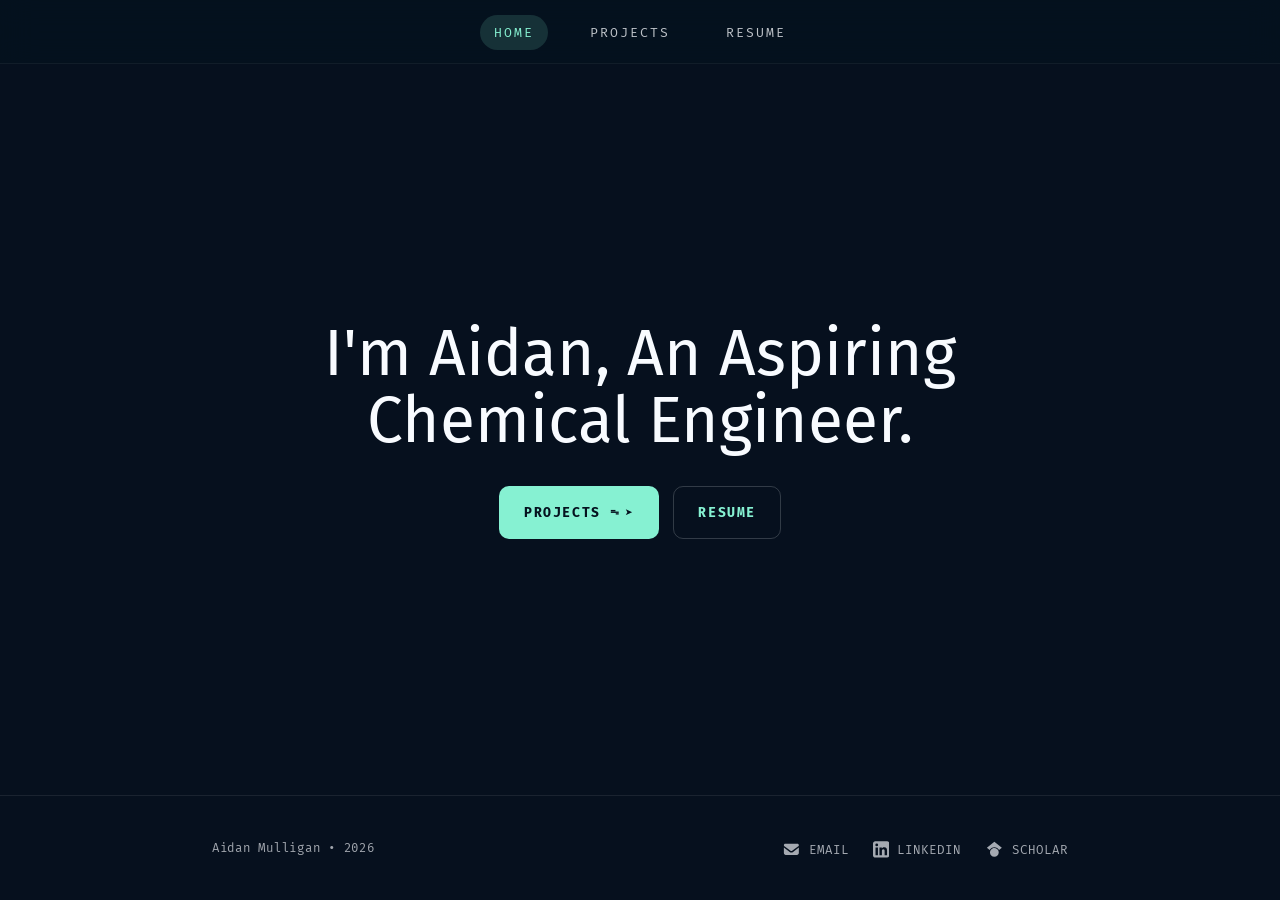
<file: index.html>
<!DOCTYPE html>
<html lang="en">
<head>
  <meta charset="UTF-8" />
  <meta name="viewport" content="width=device-width, initial-scale=1.0" />
  <title>Aidan Mulligan • Chemical Engineering</title>
  <link rel="icon" type="image/x-icon" href="favicon_io/favicon.ico">
  <link rel="stylesheet" href="style.css" />
</head>
<body>

  <!-- NAV -->
  <nav>
    <div class="nav-inner">
      <ul class="nav-links">
        <li><a href="index.html" class="active">Home</a></li>
        <li><a href="projects.html">Projects</a></li>
        <li><a href="resume.html">Resume</a></li>
      </ul>
    </div>
  </nav>

  <main>

    <!-- HERO -->
    <div class="hero">
      <div class="container">
        <h1>I'm Aidan, An Aspiring Chemical Engineer.</h1>
        <div class="cta-row">
          <a href="projects.html" class="btn btn-primary">Projects ᯓ➤</a>
          <a href="resume.html" class="btn btn-ghost">Resume</a>
        </div>
      </div>
    </div>

    

  </main>

  <!-- FOOTER -->
  <footer>
    <div class="footer-inner">
      <span class="footer-copy">Aidan Mulligan • 2026</span>
      <ul class="footer-links">
        <li>
          <a href="mailto:aidan.mulligan007@gmail.com">
            <svg xmlns="http://www.w3.org/2000/svg" viewBox="0 0 640 640" aria-hidden="true" focusable="false"><path opacity="1" fill="currentColor" d="M112 128C85.5 128 64 149.5 64 176C64 191.1 71.1 205.3 83.2 214.4L291.2 370.4C308.3 383.2 331.7 383.2 348.8 370.4L556.8 214.4C568.9 205.3 576 191.1 576 176C576 149.5 554.5 128 528 128L112 128zM64 260L64 448C64 483.3 92.7 512 128 512L512 512C547.3 512 576 483.3 576 448L576 260L377.6 408.8C343.5 434.4 296.5 434.4 262.4 408.8L64 260z"/></svg>
           Email
          </a>
        </li>
        <li>
          <a href="https://www.linkedin.com/in/aidan-mulligan-007c/" target="_blank">
            <svg xmlns="http://www.w3.org/2000/svg" viewBox="0 0 448 512" aria-hidden="true" focusable="false"><path opacity="1" fill="currentColor" d="M64 32C28.7 32 0 60.7 0 96L0 416c0 35.3 28.7 64 64 64l320 0c35.3 0 64-28.7 64-64l0-320c0-35.3-28.7-64-64-64L64 32zm5 170.2l66.5 0 0 213.8-66.5 0 0-213.8zm71.7-67.7a38.5 38.5 0 1 1 -77 0 38.5 38.5 0 1 1 77 0zM317.9 416l0-104c0-24.8-.5-56.7-34.5-56.7-34.6 0-39.9 27-39.9 54.9l0 105.8-66.4 0 0-213.8 63.7 0 0 29.2 .9 0c8.9-16.8 30.6-34.5 62.9-34.5 67.2 0 79.7 44.3 79.7 101.9l0 117.2-66.4 0z"/></svg>
           LinkedIn
          </a>
        </li>
        <li>
          <a href="https://scholar.google.com/citations?user=pVOciisAAAAJ&hl=en" target="_blank">
            <svg xmlns="http://www.w3.org/2000/svg" viewBox="0 0 640 640" aria-hidden="true" focusable="false"><path opacity="1" fill="currentColor" d="M454.9 362.5C454.9 362.5 454.9 362.6 455 362.6C464.2 382 469.4 403.7 469.4 426.6C469.3 509.1 402.5 576 320 576C237.5 576 170.7 509.1 170.7 426.7C170.7 403.8 175.9 382.1 185.1 362.7C186.8 359.1 188.7 355.5 190.7 352C195.1 344.4 200.1 337.3 205.7 330.7C233.1 298.1 274.2 277.4 320.1 277.4C353.7 277.4 384.7 288.5 409.7 307.3C418.8 314.2 427.1 322 434.5 330.8C440.1 337.4 445.1 344.6 449.5 352.1C451.5 355.5 453.3 359.1 455 362.6L454.9 362.5zM481.3 343.7C451.2 285.3 390.3 245.3 320 245.3C249.7 245.3 188.8 285.3 158.7 343.7L64 266.7L320 64L576 266.7L481.3 343.8L481.3 343.7z"/></svg>
           Scholar
          </a>
        </li>
      </ul>
      </ul>
    </div>
  </footer>

</body>
</html>
</file>
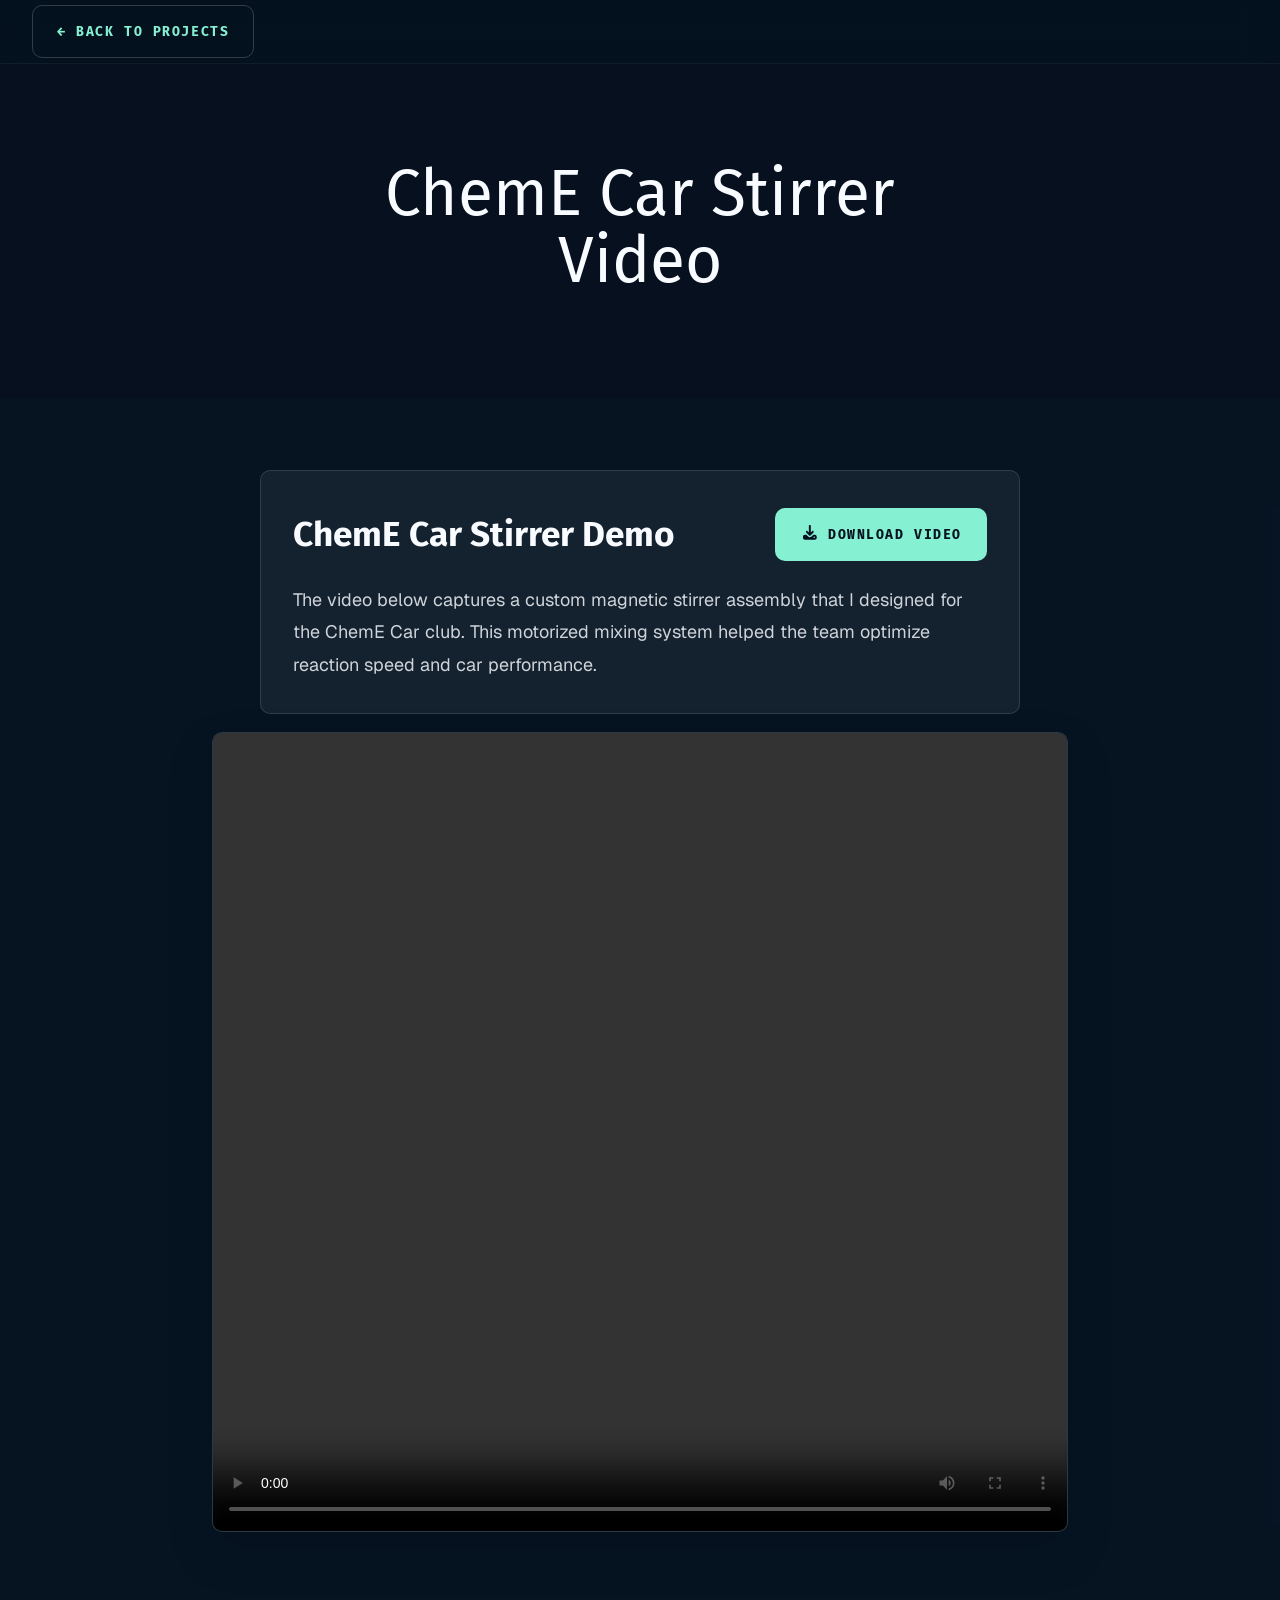
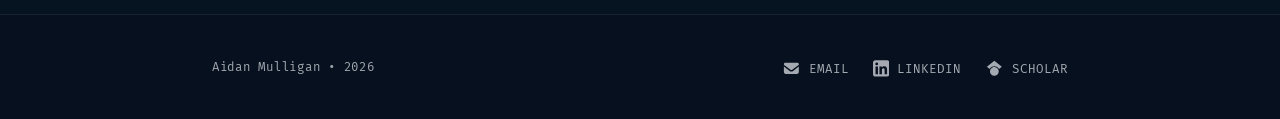
<file: project-cheme-car.html>
<!doctype html>
<html lang="en">
  <head>
    <meta charset="UTF-8" />
    <meta name="viewport" content="width=device-width, initial-scale=1.0" />
    <title>Aidan Mulligan • Projects</title>
    <link rel="icon" type="image/x-icon" href="favicon_io/favicon.ico" />
    <link rel="stylesheet" href="style.css" />
  </head>
  <body>
    <nav>
      <div class="nav-inner nav-simple">
        <a href="projects.html" class="btn btn-ghost">← Back to Projects</a>
      </div>
    </nav>

    <main>
      <div class="hero hero--projects">
        <div class="container">
          <h1>ChemE Car Stirrer Video</h1>
        </div>
      </div>

      <div class="section-alt">
        <div class="container">
          <div class="project-detail-card">
            <h2 class="project-title">
              ChemE Car Stirrer Demo
              <a
                href="Images/chemECarStirrerVideo.mp4"
                download="chemECarStirrerVideo.mp4"
                class="btn-download"
              >
                <svg
                  xmlns="http://www.w3.org/2000/svg"
                  viewBox="0 0 640 640"
                  aria-hidden="true"
                  focusable="false"
                >
                  <path
                    opacity="1"
                    fill="currentColor"
                    d="M352 96C352 78.3 337.7 64 320 64C302.3 64 288 78.3 288 96L288 306.7L246.6 265.3C234.1 252.8 213.8 252.8 201.3 265.3C188.8 277.8 188.8 298.1 201.3 310.6L297.3 406.6C309.8 419.1 330.1 419.1 342.6 406.6L438.6 310.6C451.1 298.1 451.1 277.8 438.6 265.3C426.1 252.8 405.8 252.8 393.3 265.3L352 306.7L352 96zM160 384C124.7 384 96 412.7 96 448L96 480C96 515.3 124.7 544 160 544L480 544C515.3 544 544 515.3 544 480L544 448C544 412.7 515.3 384 480 384L433.1 384L376.5 440.6C345.3 471.8 294.6 471.8 263.4 440.6L206.9 384L160 384zM464 440C477.3 440 488 450.7 488 464C488 477.3 477.3 488 464 488C450.7 488 440 477.3 440 464C440 450.7 450.7 440 464 440z"
                  />
                </svg>
                Download Video
              </a>
            </h2>
            <p>
              The video below captures a custom magnetic stirrer assembly that I
              designed for the ChemE Car club. This motorized mixing system
              helped the team optimize reaction speed and car performance.
            </p>
          </div>

          <video controls class="pdf-viewer">
            <source src="Images/chemECarStirrerVideo.mp4" type="video/mp4" />
            <div class="pdf-fallback">
              <p>Unable to play the video in your browser.</p>
              <p>Please download it to view the demo.</p>
              <a
                href="Images/chemECarStirrerVideo.mp4"
                download="chemECarStirrerVideo.mp4"
                class="btn-download"
              >
                <svg
                  xmlns="http://www.w3.org/2000/svg"
                  viewBox="0 0 640 640"
                  aria-hidden="true"
                  focusable="false"
                >
                  <path
                    opacity="1"
                    fill="currentColor"
                    d="M352 96C352 78.3 337.7 64 320 64C302.3 64 288 78.3 288 96L288 306.7L246.6 265.3C234.1 252.8 213.8 252.8 201.3 265.3C188.8 277.8 188.8 298.1 201.3 310.6L297.3 406.6C309.8 419.1 330.1 419.1 342.6 406.6L438.6 310.6C451.1 298.1 451.1 277.8 438.6 265.3C426.1 252.8 405.8 252.8 393.3 265.3L352 306.7L352 96zM160 384C124.7 384 96 412.7 96 448L96 480C96 515.3 124.7 544 160 544L480 544C515.3 544 544 515.3 544 480L544 448C544 412.7 515.3 384 480 384L433.1 384L376.5 440.6C345.3 471.8 294.6 471.8 263.4 440.6L206.9 384L160 384zM464 440C477.3 440 488 450.7 488 464C488 477.3 477.3 488 464 488C450.7 488 440 477.3 440 464C440 450.7 450.7 440 464 440z"
                  />
                </svg>
                Download Video
              </a>
            </div>
          </video>
        </div>
      </div>
    </main>

    <footer>
      <div class="footer-inner">
        <span class="footer-copy">Aidan Mulligan • 2026</span>
        <ul class="footer-links">
          <li>
            <a href="mailto:aidan.mulligan007@gmail.com">
              <svg
                xmlns="http://www.w3.org/2000/svg"
                viewBox="0 0 640 640"
                aria-hidden="true"
                focusable="false"
              >
                <path
                  opacity="1"
                  fill="currentColor"
                  d="M112 128C85.5 128 64 149.5 64 176C64 191.1 71.1 205.3 83.2 214.4L291.2 370.4C308.3 383.2 331.7 383.2 348.8 370.4L556.8 214.4C568.9 205.3 576 191.1 576 176C576 149.5 554.5 128 528 128L112 128zM64 260L64 448C64 483.3 92.7 512 128 512L512 512C547.3 512 576 483.3 576 448L576 260L377.6 408.8C343.5 434.4 296.5 434.4 262.4 408.8L64 260z"
                />
              </svg>
              Email
            </a>
          </li>
          <li>
            <a
              href="https://www.linkedin.com/in/aidan-mulligan-007c/"
              target="_blank"
            >
              <svg
                xmlns="http://www.w3.org/2000/svg"
                viewBox="0 0 448 512"
                aria-hidden="true"
                focusable="false"
              >
                <path
                  opacity="1"
                  fill="currentColor"
                  d="M64 32C28.7 32 0 60.7 0 96L0 416c0 35.3 28.7 64 64 64l320 0c35.3 0 64-28.7 64-64l0-320c0-35.3-28.7-64-64-64L64 32zm5 170.2l66.5 0 0 213.8-66.5 0 0-213.8zm71.7-67.7a38.5 38.5 0 1 1 -77 0 38.5 38.5 0 1 1 77 0zM317.9 416l0-104c0-24.8-.5-56.7-34.5-56.7-34.6 0-39.9 27-39.9 54.9l0 105.8-66.4 0 0-213.8 63.7 0 0 29.2 .9 0c8.9-16.8 30.6-34.5 62.9-34.5 67.2 0 79.7 44.3 79.7 101.9l0 117.2-66.4 0z"
                />
              </svg>
              LinkedIn
            </a>
          </li>
          <li>
            <a
              href="https://scholar.google.com/citations?user=pVOciisAAAAJ&hl=en"
              target="_blank"
            >
              <svg
                xmlns="http://www.w3.org/2000/svg"
                viewBox="0 0 640 640"
                aria-hidden="true"
                focusable="false"
              >
                <path
                  opacity="1"
                  fill="currentColor"
                  d="M454.9 362.5C454.9 362.5 454.9 362.6 455 362.6C464.2 382 469.4 403.7 469.4 426.6C469.3 509.1 402.5 576 320 576C237.5 576 170.7 509.1 170.7 426.7C170.7 403.8 175.9 382.1 185.1 362.7C186.8 359.1 188.7 355.5 190.7 352C195.1 344.4 200.1 337.3 205.7 330.7C233.1 298.1 274.2 277.4 320.1 277.4C353.7 277.4 384.7 288.5 409.7 307.3C418.8 314.2 427.1 322 434.5 330.8C440.1 337.4 445.1 344.6 449.5 352.1C451.5 355.5 453.3 359.1 455 362.6L454.9 362.5zM481.3 343.7C451.2 285.3 390.3 245.3 320 245.3C249.7 245.3 188.8 285.3 158.7 343.7L64 266.7L320 64L576 266.7L481.3 343.8L481.3 343.7z"
                />
              </svg>
              Scholar
            </a>
          </li>
        </ul>
      </div>
    </footer>
  </body>
</html>
</file>
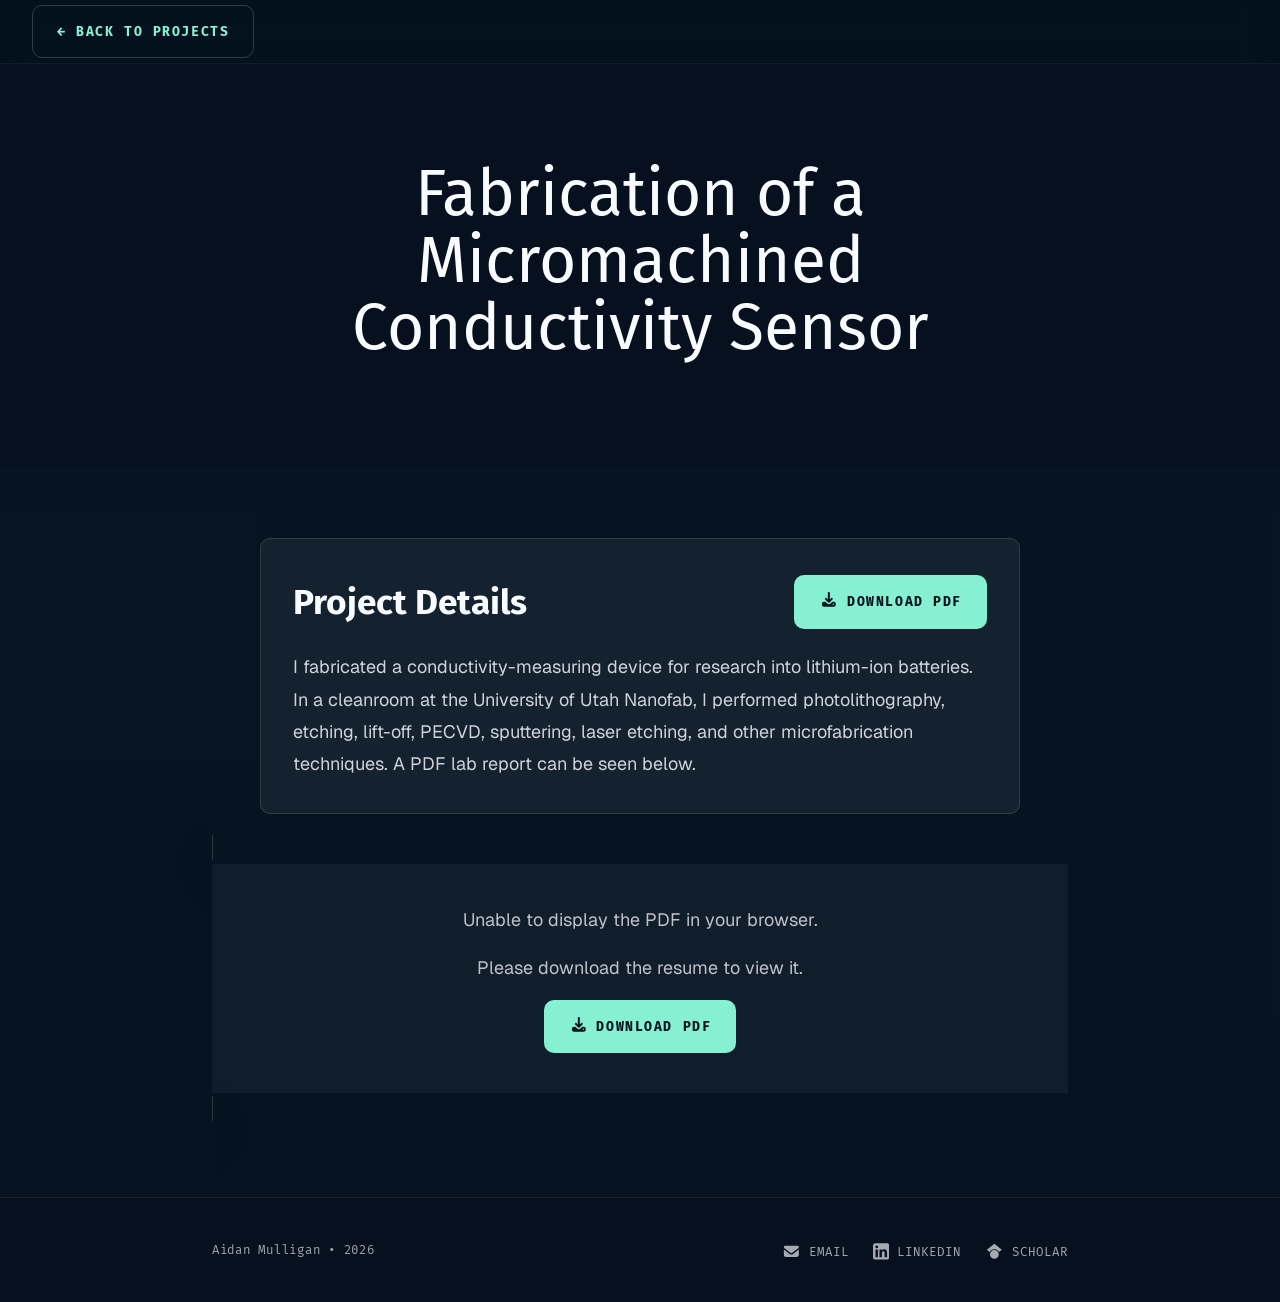
<file: project-conductivity-sensor.html>
<!doctype html>
<html lang="en">
  <head>
    <meta charset="UTF-8" />
    <meta name="viewport" content="width=device-width, initial-scale=1.0" />
    <title>Aidan Mulligan • Projects</title>
    <link rel="icon" type="image/x-icon" href="favicon_io/favicon.ico" />
    <link rel="stylesheet" href="style.css" />
  </head>
  <body>
    <nav>
      <div class="nav-inner nav-simple">
        <a href="projects.html" class="btn btn-ghost">← Back to Projects</a>
      </div>
    </nav>

    <main>
      <div class="hero hero--projects">
        <div class="container">
          <h1>Fabrication of a Micromachined Conductivity Sensor</h1>
        </div>
      </div>

      <div class="section-alt">
        <div class="container">
          <div class="project-detail-card">
            <h2 class="project-title">
              Project Details
              <a
                href="Micromachining Final Lab Report - Mulligan.pdf"
                download="Micromachining Final Lab Report - Mulligan.pdf"
                class="btn-download"
              >
                <svg
                  xmlns="http://www.w3.org/2000/svg"
                  viewBox="0 0 640 640"
                  aria-hidden="true"
                  focusable="false"
                >
                  <path
                    opacity="1"
                    fill="currentColor"
                    d="M352 96C352 78.3 337.7 64 320 64C302.3 64 288 78.3 288 96L288 306.7L246.6 265.3C234.1 252.8 213.8 252.8 201.3 265.3C188.8 277.8 188.8 298.1 201.3 310.6L297.3 406.6C309.8 419.1 330.1 419.1 342.6 406.6L438.6 310.6C451.1 298.1 451.1 277.8 438.6 265.3C426.1 252.8 405.8 252.8 393.3 265.3L352 306.7L352 96zM160 384C124.7 384 96 412.7 96 448L96 480C96 515.3 124.7 544 160 544L480 544C515.3 544 544 515.3 544 480L544 448C544 412.7 515.3 384 480 384L433.1 384L376.5 440.6C345.3 471.8 294.6 471.8 263.4 440.6L206.9 384L160 384zM464 440C477.3 440 488 450.7 488 464C488 477.3 477.3 488 464 488C450.7 488 440 477.3 440 464C440 450.7 450.7 440 464 440z"
                  /></svg
                >Download PDF
              </a>
            </h2>
            <p>
              I fabricated a conductivity-measuring device for research into
              lithium-ion batteries. In a cleanroom at the University of Utah
              Nanofab, I performed photolithography, etching, lift-off, PECVD,
              sputtering, laser etching, and other microfabrication techniques.
              A PDF lab report can be seen below.
            </p>
          </div>

          <!-- PDF Viewer -->
          <object
            data="Micromachining Final Lab Report - Mulligan.pdf"
            type="application/pdf"
            class="pdf-viewer"
          >
            <div class="pdf-fallback">
              <p>Unable to display the PDF in your browser.</p>
              <p>Please download the resume to view it.</p>
              <a
                href="Micromachining Final Lab Report - Mulligan.pdf"
                download="Micromachining Final Lab Report - Mulligan.pdf"
                class="btn-download"
              >
                <svg
                  xmlns="http://www.w3.org/2000/svg"
                  viewBox="0 0 640 640"
                  aria-hidden="true"
                  focusable="false"
                >
                  <path
                    opacity="1"
                    fill="currentColor"
                    d="M352 96C352 78.3 337.7 64 320 64C302.3 64 288 78.3 288 96L288 306.7L246.6 265.3C234.1 252.8 213.8 252.8 201.3 265.3C188.8 277.8 188.8 298.1 201.3 310.6L297.3 406.6C309.8 419.1 330.1 419.1 342.6 406.6L438.6 310.6C451.1 298.1 451.1 277.8 438.6 265.3C426.1 252.8 405.8 252.8 393.3 265.3L352 306.7L352 96zM160 384C124.7 384 96 412.7 96 448L96 480C96 515.3 124.7 544 160 544L480 544C515.3 544 544 515.3 544 480L544 448C544 412.7 515.3 384 480 384L433.1 384L376.5 440.6C345.3 471.8 294.6 471.8 263.4 440.6L206.9 384L160 384zM464 440C477.3 440 488 450.7 488 464C488 477.3 477.3 488 464 488C450.7 488 440 477.3 440 464C440 450.7 450.7 440 464 440z"
                  /></svg
                >Download PDF
              </a>
            </div>
          </object>
        </div>
      </div>
    </main>

    <footer>
      <div class="footer-inner">
        <span class="footer-copy">Aidan Mulligan • 2026</span>
        <ul class="footer-links">
          <li>
            <a href="mailto:aidan.mulligan007@gmail.com">
              <svg
                xmlns="http://www.w3.org/2000/svg"
                viewBox="0 0 640 640"
                aria-hidden="true"
                focusable="false"
              >
                <path
                  opacity="1"
                  fill="currentColor"
                  d="M112 128C85.5 128 64 149.5 64 176C64 191.1 71.1 205.3 83.2 214.4L291.2 370.4C308.3 383.2 331.7 383.2 348.8 370.4L556.8 214.4C568.9 205.3 576 191.1 576 176C576 149.5 554.5 128 528 128L112 128zM64 260L64 448C64 483.3 92.7 512 128 512L512 512C547.3 512 576 483.3 576 448L576 260L377.6 408.8C343.5 434.4 296.5 434.4 262.4 408.8L64 260z"
                />
              </svg>
              Email
            </a>
          </li>
          <li>
            <a
              href="https://www.linkedin.com/in/aidan-mulligan-007c/"
              target="_blank"
            >
              <svg
                xmlns="http://www.w3.org/2000/svg"
                viewBox="0 0 448 512"
                aria-hidden="true"
                focusable="false"
              >
                <path
                  opacity="1"
                  fill="currentColor"
                  d="M64 32C28.7 32 0 60.7 0 96L0 416c0 35.3 28.7 64 64 64l320 0c35.3 0 64-28.7 64-64l0-320c0-35.3-28.7-64-64-64L64 32zm5 170.2l66.5 0 0 213.8-66.5 0 0-213.8zm71.7-67.7a38.5 38.5 0 1 1 -77 0 38.5 38.5 0 1 1 77 0zM317.9 416l0-104c0-24.8-.5-56.7-34.5-56.7-34.6 0-39.9 27-39.9 54.9l0 105.8-66.4 0 0-213.8 63.7 0 0 29.2 .9 0c8.9-16.8 30.6-34.5 62.9-34.5 67.2 0 79.7 44.3 79.7 101.9l0 117.2-66.4 0z"
                />
              </svg>
              LinkedIn
            </a>
          </li>
          <li>
            <a
              href="https://scholar.google.com/citations?user=pVOciisAAAAJ&hl=en"
              target="_blank"
            >
              <svg
                xmlns="http://www.w3.org/2000/svg"
                viewBox="0 0 640 640"
                aria-hidden="true"
                focusable="false"
              >
                <path
                  opacity="1"
                  fill="currentColor"
                  d="M454.9 362.5C454.9 362.5 454.9 362.6 455 362.6C464.2 382 469.4 403.7 469.4 426.6C469.3 509.1 402.5 576 320 576C237.5 576 170.7 509.1 170.7 426.7C170.7 403.8 175.9 382.1 185.1 362.7C186.8 359.1 188.7 355.5 190.7 352C195.1 344.4 200.1 337.3 205.7 330.7C233.1 298.1 274.2 277.4 320.1 277.4C353.7 277.4 384.7 288.5 409.7 307.3C418.8 314.2 427.1 322 434.5 330.8C440.1 337.4 445.1 344.6 449.5 352.1C451.5 355.5 453.3 359.1 455 362.6L454.9 362.5zM481.3 343.7C451.2 285.3 390.3 245.3 320 245.3C249.7 245.3 188.8 285.3 158.7 343.7L64 266.7L320 64L576 266.7L481.3 343.8L481.3 343.7z"
                />
              </svg>
              Scholar
            </a>
          </li>
        </ul>
      </div>
    </footer>
  </body>
</html>
</file>
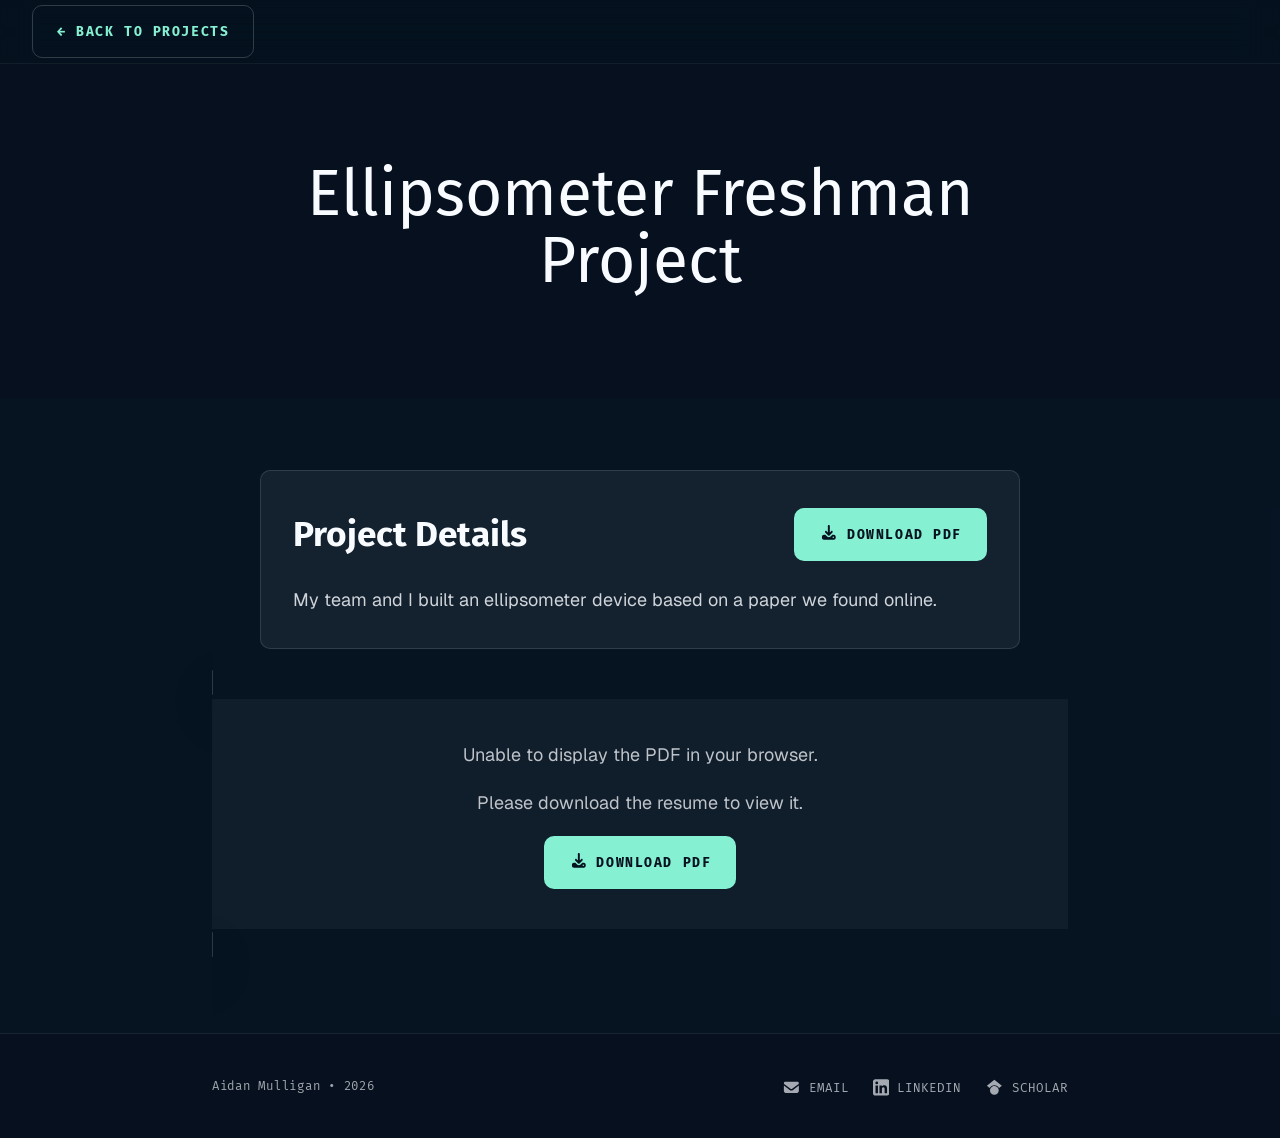
<file: project-ellipsometer.html>
<!doctype html>
<html lang="en">
  <head>
    <meta charset="UTF-8" />
    <meta name="viewport" content="width=device-width, initial-scale=1.0" />
    <title>Aidan Mulligan • Projects</title>
    <link rel="icon" type="image/x-icon" href="favicon_io/favicon.ico" />
    <link rel="stylesheet" href="style.css" />
  </head>
  <body>
    <nav>
      <div class="nav-inner nav-simple">
        <a href="projects.html" class="btn btn-ghost">← Back to Projects</a>
      </div>
    </nav>

  <main>
    <div class="hero hero--projects">
        <div class="container">
          <h1>Ellipsometer Freshman Project</h1>
        </div>
      </div>

      <div class="section-alt">
          <div class="container">
            <div class="project-detail-card">
              <h2 class="project-title">
                Project Details
                <a
                  href="CH EN 1705 Final Project.pdf"
                  download="CH EN 1705 Final Project.pdf"
                  class="btn-download"
                >
                  <svg
                    xmlns="http://www.w3.org/2000/svg"
                    viewBox="0 0 640 640"
                    aria-hidden="true"
                    focusable="false"
                  >
                    <path
                      opacity="1"
                      fill="currentColor"
                      d="M352 96C352 78.3 337.7 64 320 64C302.3 64 288 78.3 288 96L288 306.7L246.6 265.3C234.1 252.8 213.8 252.8 201.3 265.3C188.8 277.8 188.8 298.1 201.3 310.6L297.3 406.6C309.8 419.1 330.1 419.1 342.6 406.6L438.6 310.6C451.1 298.1 451.1 277.8 438.6 265.3C426.1 252.8 405.8 252.8 393.3 265.3L352 306.7L352 96zM160 384C124.7 384 96 412.7 96 448L96 480C96 515.3 124.7 544 160 544L480 544C515.3 544 544 515.3 544 480L544 448C544 412.7 515.3 384 480 384L433.1 384L376.5 440.6C345.3 471.8 294.6 471.8 263.4 440.6L206.9 384L160 384zM464 440C477.3 440 488 450.7 488 464C488 477.3 477.3 488 464 488C450.7 488 440 477.3 440 464C440 450.7 450.7 440 464 440z"
                    /></svg
                  >Download PDF
                </a>
              </h2>
              <p>
                My team and I built an ellipsometer device based on a paper we found online.
              </p>
            </div>

            <!-- PDF Viewer -->
            <object
              data="CH EN 1705 Final Project.pdf"
              type="application/pdf"
              class="pdf-viewer"
            >
              <div class="pdf-fallback">
                <p>Unable to display the PDF in your browser.</p>
                <p>Please download the resume to view it.</p>
                <a
                  href="CH EN 1705 Final Project.pdf"
                  download="CH EN 1705 Final Project.pdf"
                  class="btn-download"
                >
                  <svg
                    xmlns="http://www.w3.org/2000/svg"
                    viewBox="0 0 640 640"
                    aria-hidden="true"
                    focusable="false"
                  >
                    <path
                      opacity="1"
                      fill="currentColor"
                      d="M352 96C352 78.3 337.7 64 320 64C302.3 64 288 78.3 288 96L288 306.7L246.6 265.3C234.1 252.8 213.8 252.8 201.3 265.3C188.8 277.8 188.8 298.1 201.3 310.6L297.3 406.6C309.8 419.1 330.1 419.1 342.6 406.6L438.6 310.6C451.1 298.1 451.1 277.8 438.6 265.3C426.1 252.8 405.8 252.8 393.3 265.3L352 306.7L352 96zM160 384C124.7 384 96 412.7 96 448L96 480C96 515.3 124.7 544 160 544L480 544C515.3 544 544 515.3 544 480L544 448C544 412.7 515.3 384 480 384L433.1 384L376.5 440.6C345.3 471.8 294.6 471.8 263.4 440.6L206.9 384L160 384zM464 440C477.3 440 488 450.7 488 464C488 477.3 477.3 488 464 488C450.7 488 440 477.3 440 464C440 450.7 450.7 440 464 440z"
                    /></svg
                  >Download PDF
                </a>
              </div>
            </object>
          </div>
        </div>
    </main>

    <footer>
      <div class="footer-inner">
        <span class="footer-copy">Aidan Mulligan • 2026</span>
        <ul class="footer-links">
          <li>
            <a href="mailto:aidan.mulligan007@gmail.com">
              <svg
                xmlns="http://www.w3.org/2000/svg"
                viewBox="0 0 640 640"
                aria-hidden="true"
                focusable="false"
              >
                <path
                  opacity="1"
                  fill="currentColor"
                  d="M112 128C85.5 128 64 149.5 64 176C64 191.1 71.1 205.3 83.2 214.4L291.2 370.4C308.3 383.2 331.7 383.2 348.8 370.4L556.8 214.4C568.9 205.3 576 191.1 576 176C576 149.5 554.5 128 528 128L112 128zM64 260L64 448C64 483.3 92.7 512 128 512L512 512C547.3 512 576 483.3 576 448L576 260L377.6 408.8C343.5 434.4 296.5 434.4 262.4 408.8L64 260z"
                />
              </svg>
              Email
            </a>
          </li>
          <li>
            <a
              href="https://www.linkedin.com/in/aidan-mulligan-007c/"
              target="_blank"
            >
              <svg
                xmlns="http://www.w3.org/2000/svg"
                viewBox="0 0 448 512"
                aria-hidden="true"
                focusable="false"
              >
                <path
                  opacity="1"
                  fill="currentColor"
                  d="M64 32C28.7 32 0 60.7 0 96L0 416c0 35.3 28.7 64 64 64l320 0c35.3 0 64-28.7 64-64l0-320c0-35.3-28.7-64-64-64L64 32zm5 170.2l66.5 0 0 213.8-66.5 0 0-213.8zm71.7-67.7a38.5 38.5 0 1 1 -77 0 38.5 38.5 0 1 1 77 0zM317.9 416l0-104c0-24.8-.5-56.7-34.5-56.7-34.6 0-39.9 27-39.9 54.9l0 105.8-66.4 0 0-213.8 63.7 0 0 29.2 .9 0c8.9-16.8 30.6-34.5 62.9-34.5 67.2 0 79.7 44.3 79.7 101.9l0 117.2-66.4 0z"
                />
              </svg>
              LinkedIn
            </a>
          </li>
          <li>
            <a
              href="https://scholar.google.com/citations?user=pVOciisAAAAJ&hl=en"
              target="_blank"
            >
              <svg
                xmlns="http://www.w3.org/2000/svg"
                viewBox="0 0 640 640"
                aria-hidden="true"
                focusable="false"
              >
                <path
                  opacity="1"
                  fill="currentColor"
                  d="M454.9 362.5C454.9 362.5 454.9 362.6 455 362.6C464.2 382 469.4 403.7 469.4 426.6C469.3 509.1 402.5 576 320 576C237.5 576 170.7 509.1 170.7 426.7C170.7 403.8 175.9 382.1 185.1 362.7C186.8 359.1 188.7 355.5 190.7 352C195.1 344.4 200.1 337.3 205.7 330.7C233.1 298.1 274.2 277.4 320.1 277.4C353.7 277.4 384.7 288.5 409.7 307.3C418.8 314.2 427.1 322 434.5 330.8C440.1 337.4 445.1 344.6 449.5 352.1C451.5 355.5 453.3 359.1 455 362.6L454.9 362.5zM481.3 343.7C451.2 285.3 390.3 245.3 320 245.3C249.7 245.3 188.8 285.3 158.7 343.7L64 266.7L320 64L576 266.7L481.3 343.8L481.3 343.7z"
                />
              </svg>
              Scholar
            </a>
          </li>
        </ul>
      </div>
    </footer>
  </body>
</html>
</file>
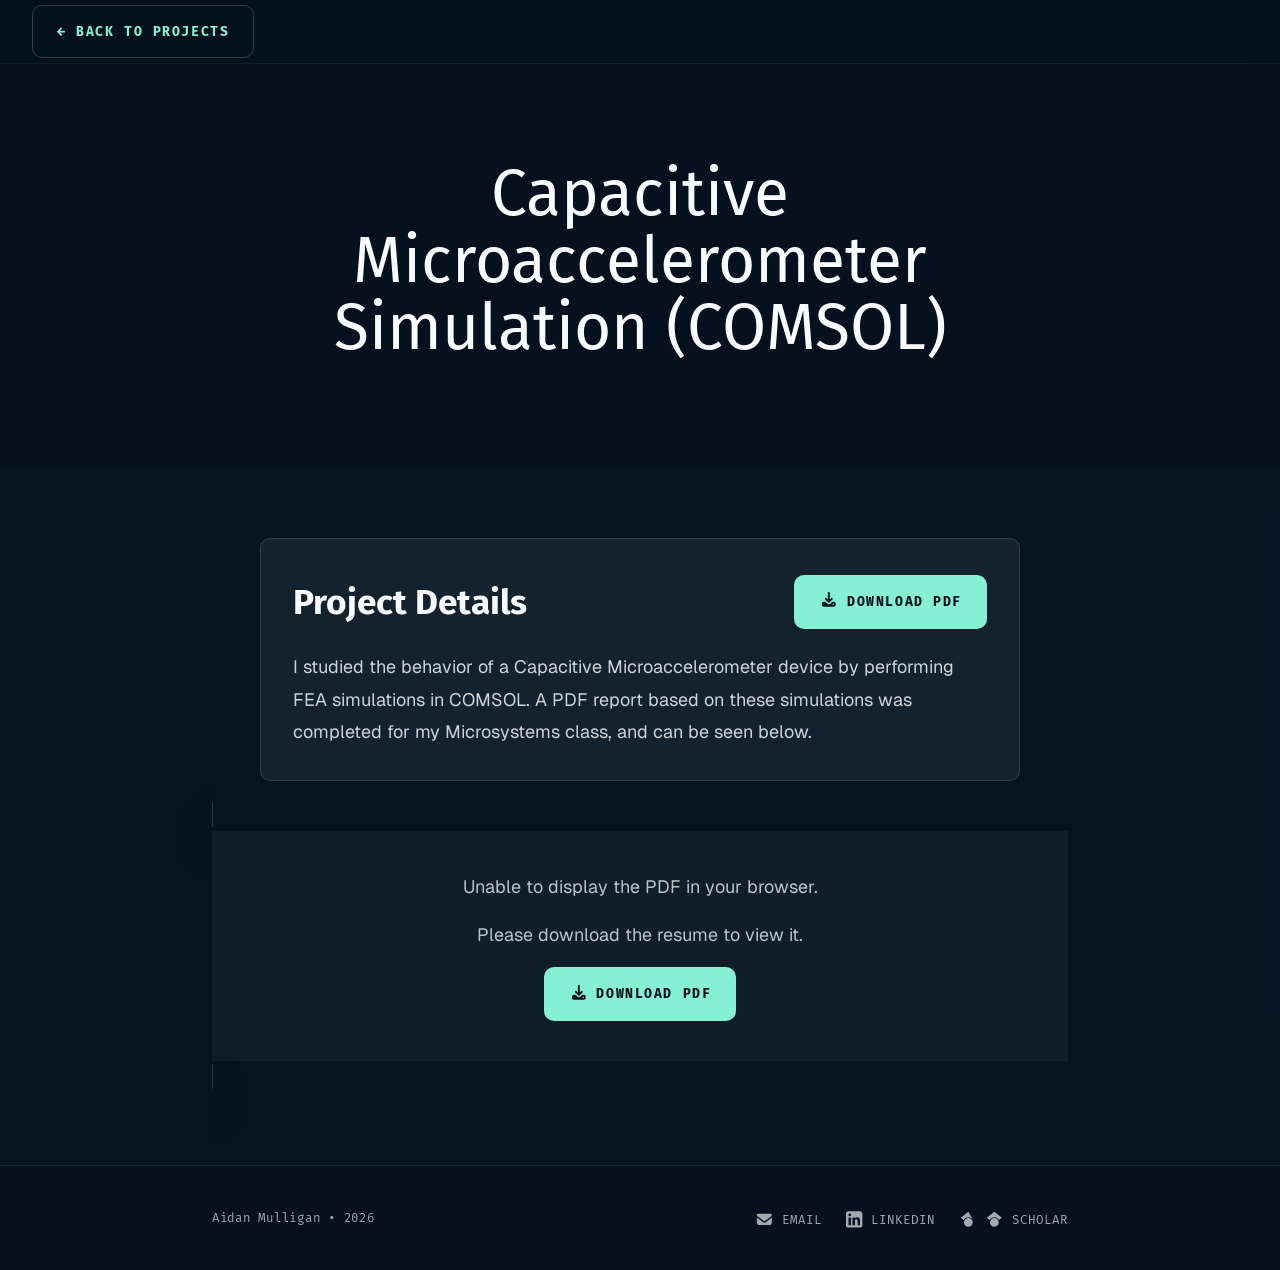
<file: project-microaccelerometer.html>
<!doctype html>
<html lang="en">
  <head>
    <meta charset="UTF-8" />
    <meta name="viewport" content="width=device-width, initial-scale=1.0" />
    <title>Aidan Mulligan • Projects</title>
    <link rel="icon" type="image/x-icon" href="favicon_io/favicon.ico" />
    <link rel="stylesheet" href="style.css" />
  </head>
  <body>
    <nav>
      <div class="nav-inner nav-simple">
        <a href="projects.html" class="btn btn-ghost">← Back to Projects</a>
      </div>
    </nav>

    <main>
      <div class="hero hero--projects">
        <div class="container">
          <h1>Capacitive Microaccelerometer Simulation (COMSOL)</h1>
        </div>
      </div>

      <div class="section-alt">
        <div class="container">
          <div class="project-detail-card">
            <h2 class="project-title">
              Project Details
              <a
                href="Microsystems Final Project Report - Aidan Mulligan.pdf"
                download="Microsystems Final Project Report - Aidan Mulligan.pdf"
                class="btn-download"
              >
                <svg
                  xmlns="http://www.w3.org/2000/svg"
                  viewBox="0 0 640 640"
                  aria-hidden="true"
                  focusable="false"
                >
                  <path
                    opacity="1"
                    fill="currentColor"
                    d="M352 96C352 78.3 337.7 64 320 64C302.3 64 288 78.3 288 96L288 306.7L246.6 265.3C234.1 252.8 213.8 252.8 201.3 265.3C188.8 277.8 188.8 298.1 201.3 310.6L297.3 406.6C309.8 419.1 330.1 419.1 342.6 406.6L438.6 310.6C451.1 298.1 451.1 277.8 438.6 265.3C426.1 252.8 405.8 252.8 393.3 265.3L352 306.7L352 96zM160 384C124.7 384 96 412.7 96 448L96 480C96 515.3 124.7 544 160 544L480 544C515.3 544 544 515.3 544 480L544 448C544 412.7 515.3 384 480 384L433.1 384L376.5 440.6C345.3 471.8 294.6 471.8 263.4 440.6L206.9 384L160 384zM464 440C477.3 440 488 450.7 488 464C488 477.3 477.3 488 464 488C450.7 488 440 477.3 440 464C440 450.7 450.7 440 464 440z"
                  /></svg
                >Download PDF
              </a>
            </h2>
            <p>
              I studied the behavior of a Capacitive Microaccelerometer device
              by performing FEA simulations in COMSOL. A PDF report based on
              these simulations was completed for my Microsystems class, and can
              be seen below.
            </p>
          </div>

          <!-- PDF Viewer -->
          <object
            data="Microsystems Final Project Report - Aidan Mulligan.pdf"
            type="application/pdf"
            class="pdf-viewer"
          >
            <div class="pdf-fallback">
              <p>Unable to display the PDF in your browser.</p>
              <p>Please download the resume to view it.</p>
              <a
                href="Microsystems Final Project Report - Aidan Mulligan.pdf"
                download="Microsystems Final Project Report - Aidan Mulligan.pdf"
                class="btn-download"
              >
                <svg
                  xmlns="http://www.w3.org/2000/svg"
                  viewBox="0 0 640 640"
                  aria-hidden="true"
                  focusable="false"
                >
                  <path
                    opacity="1"
                    fill="currentColor"
                    d="M352 96C352 78.3 337.7 64 320 64C302.3 64 288 78.3 288 96L288 306.7L246.6 265.3C234.1 252.8 213.8 252.8 201.3 265.3C188.8 277.8 188.8 298.1 201.3 310.6L297.3 406.6C309.8 419.1 330.1 419.1 342.6 406.6L438.6 310.6C451.1 298.1 451.1 277.8 438.6 265.3C426.1 252.8 405.8 252.8 393.3 265.3L352 306.7L352 96zM160 384C124.7 384 96 412.7 96 448L96 480C96 515.3 124.7 544 160 544L480 544C515.3 544 544 515.3 544 480L544 448C544 412.7 515.3 384 480 384L433.1 384L376.5 440.6C345.3 471.8 294.6 471.8 263.4 440.6L206.9 384L160 384zM464 440C477.3 440 488 450.7 488 464C488 477.3 477.3 488 464 488C450.7 488 440 477.3 440 464C440 450.7 450.7 440 464 440z"
                  /></svg
                >Download PDF
              </a>
            </div>
          </object>
        </div>
      </div>
    </main>

    <footer>
      <div class="footer-inner">
        <span class="footer-copy">Aidan Mulligan • 2026</span>
        <ul class="footer-links">
          <li>
            <a href="mailto:aidan.mulligan007@gmail.com">
              <svg
                xmlns="http://www.w3.org/2000/svg"
                viewBox="0 0 640 640"
                aria-hidden="true"
                focusable="false"
              >
                <path
                  opacity="1"
                  fill="currentColor"
                  d="M112 128C85.5 128 64 149.5 64 176C64 191.1 71.1 205.3 83.2 214.4L291.2 370.4C308.3 383.2 331.7 383.2 348.8 370.4L556.8 214.4C568.9 205.3 576 191.1 576 176C576 149.5 554.5 128 528 128L112 128zM64 260L64 448C64 483.3 92.7 512 128 512L512 512C547.3 512 576 483.3 576 448L576 260L377.6 408.8C343.5 434.4 296.5 434.4 262.4 408.8L64 260z"
                />
              </svg>
              Email
            </a>
          </li>
          <li>
            <a
              href="https://www.linkedin.com/in/aidan-mulligan-007c/"
              target="_blank"
            >
              <svg
                xmlns="http://www.w3.org/2000/svg"
                viewBox="0 0 448 512"
                aria-hidden="true"
                focusable="false"
              >
                <path
                  opacity="1"
                  fill="currentColor"
                  d="M64 32C28.7 32 0 60.7 0 96L0 416c0 35.3 28.7 64 64 64l320 0c35.3 0 64-28.7 64-64l0-320c0-35.3-28.7-64-64-64L64 32zm5 170.2l66.5 0 0 213.8-66.5 0 0-213.8zm71.7-67.7a38.5 38.5 0 1 1 -77 0 38.5 38.5 0 1 1 77 0zM317.9 416l0-104c0-24.8-.5-56.7-34.5-56.7-34.6 0-39.9 27-39.9 54.9l0 105.8-66.4 0 0-213.8 63.7 0 0 29.2 .9 0c8.9-16.8 30.6-34.5 62.9-34.5 67.2 0 79.7 44.3 79.7 101.9l0 117.2-66.4 0z"
                />
              </svg>
              LinkedIn
            </a>
          </li>
          <li>
            <a
              href="https://scholar.google.com/citations?user=pVOciisAAAAJ&hl=en"
              target="_blank"
            >
              <svg
                xmlns="http://www.w3.org/2000/svg"
                viewBox="0 0 640 640"
                aria-hidden="true"
                focusable="false"
              >
                <path
                  opacity="1"
                  fill="currentColor"
                  d="M454.9 362.5C454.9 362.5 454.9 362.6 455 362.6C464.2 382 469.4 403.7 469.4 426.6C469.3 509.1 402.5 576 320 576C237.5 576 170.7 509.1 170.7 426.7C170.7 403.8 175.9 382.1 185.1 362.7C186.8 359.1 188.7 355.5 190.7 352C195.1 344.4 200.1 337.3 205.7 330.7C233.1 298.1 274.2 277.4 320.1 277.4C353.7 277.4 384.7 288.5 409.7 307.3C418.8 314.2 427.1 322 434.5 330.8C440.1 337.4 445.1 344.6 449.5 352.1C451.5 355.5 453.3 359.1 455 362.6L454.9 362.5zM481.3 343.7C451.2 285.3 390.3 245.3 320 245.3C249.7 245.3 188.8 285.3 158.7 343.7L64 266.7L320 64LL576 266.7L481.3 343.8L481.3 343.7z"
                />
              </svg>
              <svg
                xmlns="http://www.w3.org/2000/svg"
                viewBox="0 0 640 640"
                aria-hidden="true"
                focusable="false"
              >
                <path
                  opacity="1"
                  fill="currentColor"
                  d="M454.9 362.5C454.9 362.5 454.9 362.6 455 362.6C464.2 382 469.4 403.7 469.4 426.6C469.3 509.1 402.5 576 320 576C237.5 576 170.7 509.1 170.7 426.7C170.7 403.8 175.9 382.1 185.1 362.7C186.8 359.1 188.7 355.5 190.7 352C195.1 344.4 200.1 337.3 205.7 330.7C233.1 298.1 274.2 277.4 320.1 277.4C353.7 277.4 384.7 288.5 409.7 307.3C418.8 314.2 427.1 322 434.5 330.8C440.1 337.4 445.1 344.6 449.5 352.1C451.5 355.5 453.3 359.1 455 362.6L454.9 362.5zM481.3 343.7C451.2 285.3 390.3 245.3 320 245.3C249.7 245.3 188.8 285.3 158.7 343.7L64 266.7L320 64L576 266.7L481.3 343.8L481.3 343.7z"
                />
              </svg>
              Scholar
            </a>
          </li>
        </ul>
      </div>
    </footer>
  </body>
</html>
</file>
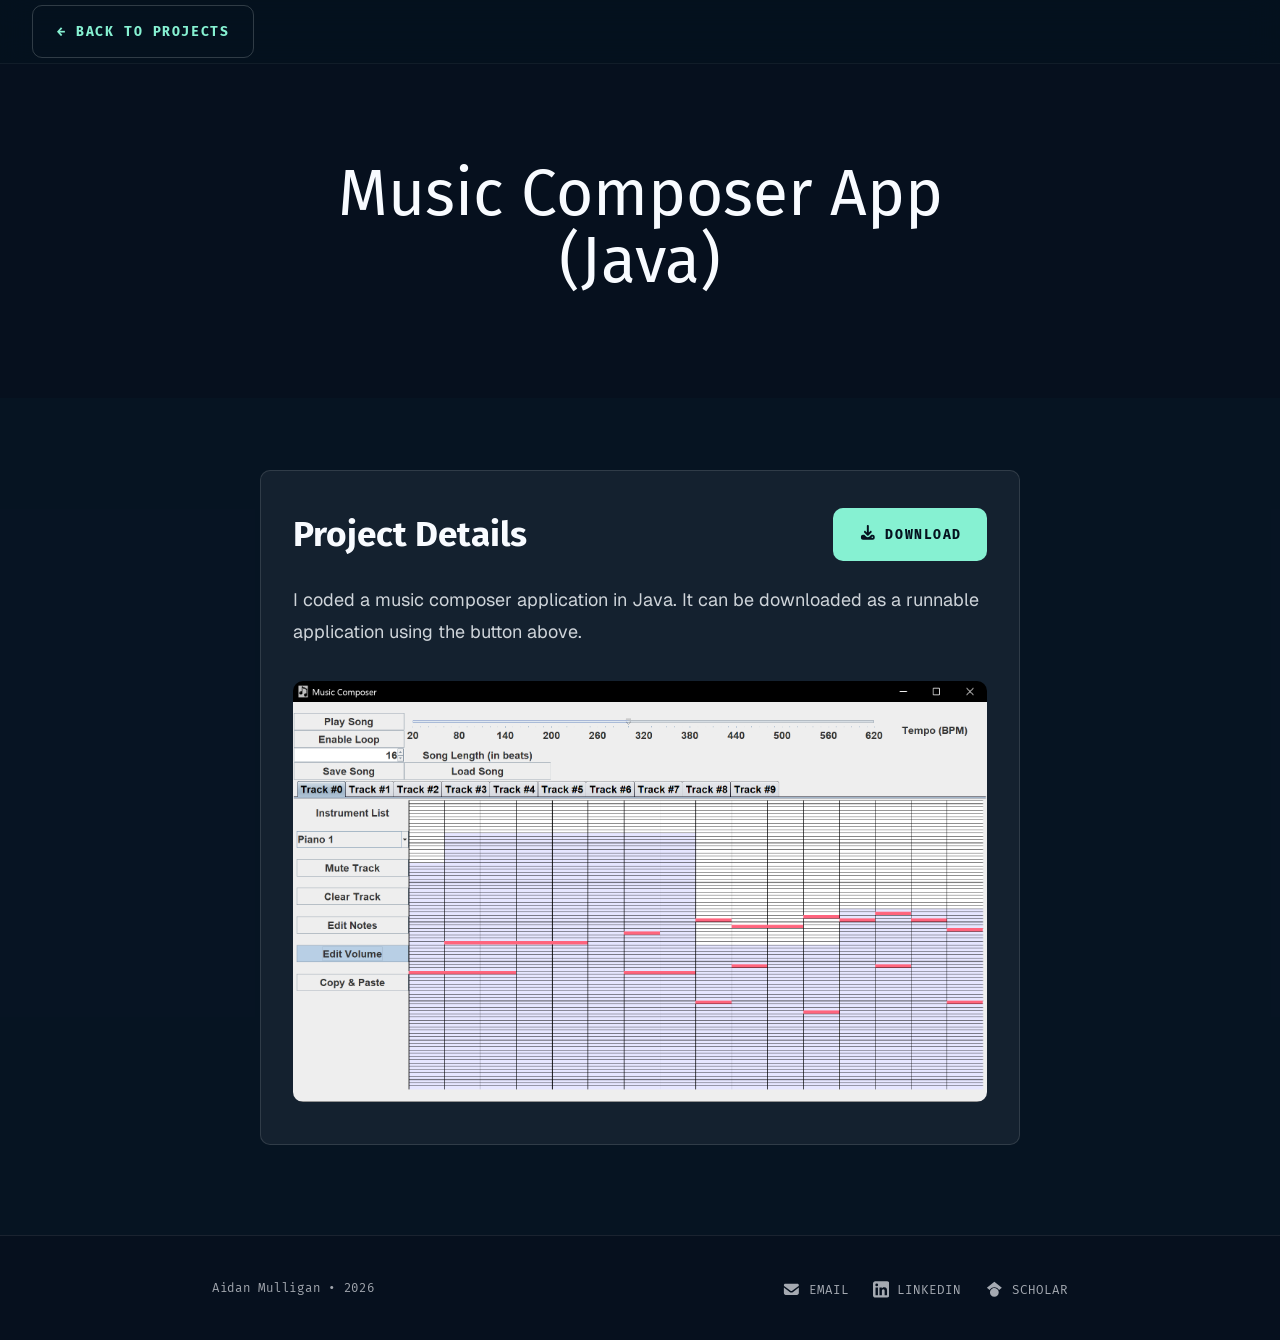
<file: project-music-composer.html>
<!doctype html>
<html lang="en">
  <head>
    <meta charset="UTF-8" />
    <meta name="viewport" content="width=device-width, initial-scale=1.0" />
    <title>Aidan Mulligan • Projects</title>
    <link rel="icon" type="image/x-icon" href="favicon_io/favicon.ico" />
    <link rel="stylesheet" href="style.css" />
  </head>
  <body>
    <nav>
      <div class="nav-inner nav-simple">
        <a href="projects.html" class="btn btn-ghost">← Back to Projects</a>
      </div>
    </nav>

    <main>
      <div class="hero hero--projects">
        <div class="container">
          <h1>Music Composer App (Java)</h1>
        </div>
      </div>

      <div class="section-alt">
        <div class="container">
          <div class="project-detail-card">
            <h2 class="project-title">
              Project Details<a
                href="musicComposer.jar"
                download="MusicComposer.jar"
                class="btn-download"
                ><svg
                  xmlns="http://www.w3.org/2000/svg"
                  viewBox="0 0 640 640"
                  aria-hidden="true"
                  focusable="false"
                >
                  <path
                    opacity="1"
                    fill="currentColor"
                    d="M352 96C352 78.3 337.7 64 320 64C302.3 64 288 78.3 288 96L288 306.7L246.6 265.3C234.1 252.8 213.8 252.8 201.3 265.3C188.8 277.8 188.8 298.1 201.3 310.6L297.3 406.6C309.8 419.1 330.1 419.1 342.6 406.6L438.6 310.6C451.1 298.1 451.1 277.8 438.6 265.3C426.1 252.8 405.8 252.8 393.3 265.3L352 306.7L352 96zM160 384C124.7 384 96 412.7 96 448L96 480C96 515.3 124.7 544 160 544L480 544C515.3 544 544 515.3 544 480L544 448C544 412.7 515.3 384 480 384L433.1 384L376.5 440.6C345.3 471.8 294.6 471.8 263.4 440.6L206.9 384L160 384zM464 440C477.3 440 488 450.7 488 464C488 477.3 477.3 488 464 488C450.7 488 440 477.3 440 464C440 450.7 450.7 440 464 440z"
                  />
                </svg>
                Download</a
              >
            </h2>
            <p>
              I coded a music composer application in Java. It can be downloaded
              as a runnable application using the button above.
            </p>
            <p>&nbsp;</p>
            <img src="Images/musicPlayerImage.png" alt="Music Player Image" />
          </div>
        </div>
      </div>
    </main>

    <footer>
      <div class="footer-inner">
        <span class="footer-copy">Aidan Mulligan • 2026</span>
        <ul class="footer-links">
          <li>
            <a href="mailto:aidan.mulligan007@gmail.com">
              <svg
                xmlns="http://www.w3.org/2000/svg"
                viewBox="0 0 640 640"
                aria-hidden="true"
                focusable="false"
              >
                <path
                  opacity="1"
                  fill="currentColor"
                  d="M112 128C85.5 128 64 149.5 64 176C64 191.1 71.1 205.3 83.2 214.4L291.2 370.4C308.3 383.2 331.7 383.2 348.8 370.4L556.8 214.4C568.9 205.3 576 191.1 576 176C576 149.5 554.5 128 528 128L112 128zM64 260L64 448C64 483.3 92.7 512 128 512L512 512C547.3 512 576 483.3 576 448L576 260L377.6 408.8C343.5 434.4 296.5 434.4 262.4 408.8L64 260z"
                />
              </svg>
              Email
            </a>
          </li>
          <li>
            <a
              href="https://www.linkedin.com/in/aidan-mulligan-007c/"
              target="_blank"
            >
              <svg
                xmlns="http://www.w3.org/2000/svg"
                viewBox="0 0 448 512"
                aria-hidden="true"
                focusable="false"
              >
                <path
                  opacity="1"
                  fill="currentColor"
                  d="M64 32C28.7 32 0 60.7 0 96L0 416c0 35.3 28.7 64 64 64l320 0c35.3 0 64-28.7 64-64l0-320c0-35.3-28.7-64-64-64L64 32zm5 170.2l66.5 0 0 213.8-66.5 0 0-213.8zm71.7-67.7a38.5 38.5 0 1 1 -77 0 38.5 38.5 0 1 1 77 0zM317.9 416l0-104c0-24.8-.5-56.7-34.5-56.7-34.6 0-39.9 27-39.9 54.9l0 105.8-66.4 0 0-213.8 63.7 0 0 29.2 .9 0c8.9-16.8 30.6-34.5 62.9-34.5 67.2 0 79.7 44.3 79.7 101.9l0 117.2-66.4 0z"
                />
              </svg>
              LinkedIn
            </a>
          </li>
          <li>
            <a
              href="https://scholar.google.com/citations?user=pVOciisAAAAJ&hl=en"
              target="_blank"
            >
              <svg
                xmlns="http://www.w3.org/2000/svg"
                viewBox="0 0 640 640"
                aria-hidden="true"
                focusable="false"
              >
                <path
                  opacity="1"
                  fill="currentColor"
                  d="M454.9 362.5C454.9 362.5 454.9 362.6 455 362.6C464.2 382 469.4 403.7 469.4 426.6C469.3 509.1 402.5 576 320 576C237.5 576 170.7 509.1 170.7 426.7C170.7 403.8 175.9 382.1 185.1 362.7C186.8 359.1 188.7 355.5 190.7 352C195.1 344.4 200.1 337.3 205.7 330.7C233.1 298.1 274.2 277.4 320.1 277.4C353.7 277.4 384.7 288.5 409.7 307.3C418.8 314.2 427.1 322 434.5 330.8C440.1 337.4 445.1 344.6 449.5 352.1C451.5 355.5 453.3 359.1 455 362.6L454.9 362.5zM481.3 343.7C451.2 285.3 390.3 245.3 320 245.3C249.7 245.3 188.8 285.3 158.7 343.7L64 266.7L320 64L576 266.7L481.3 343.8L481.3 343.7z"
                />
              </svg>
              Scholar
            </a>
          </li>
        </ul>
      </div>
    </footer>
  </body>
</html>
</file>
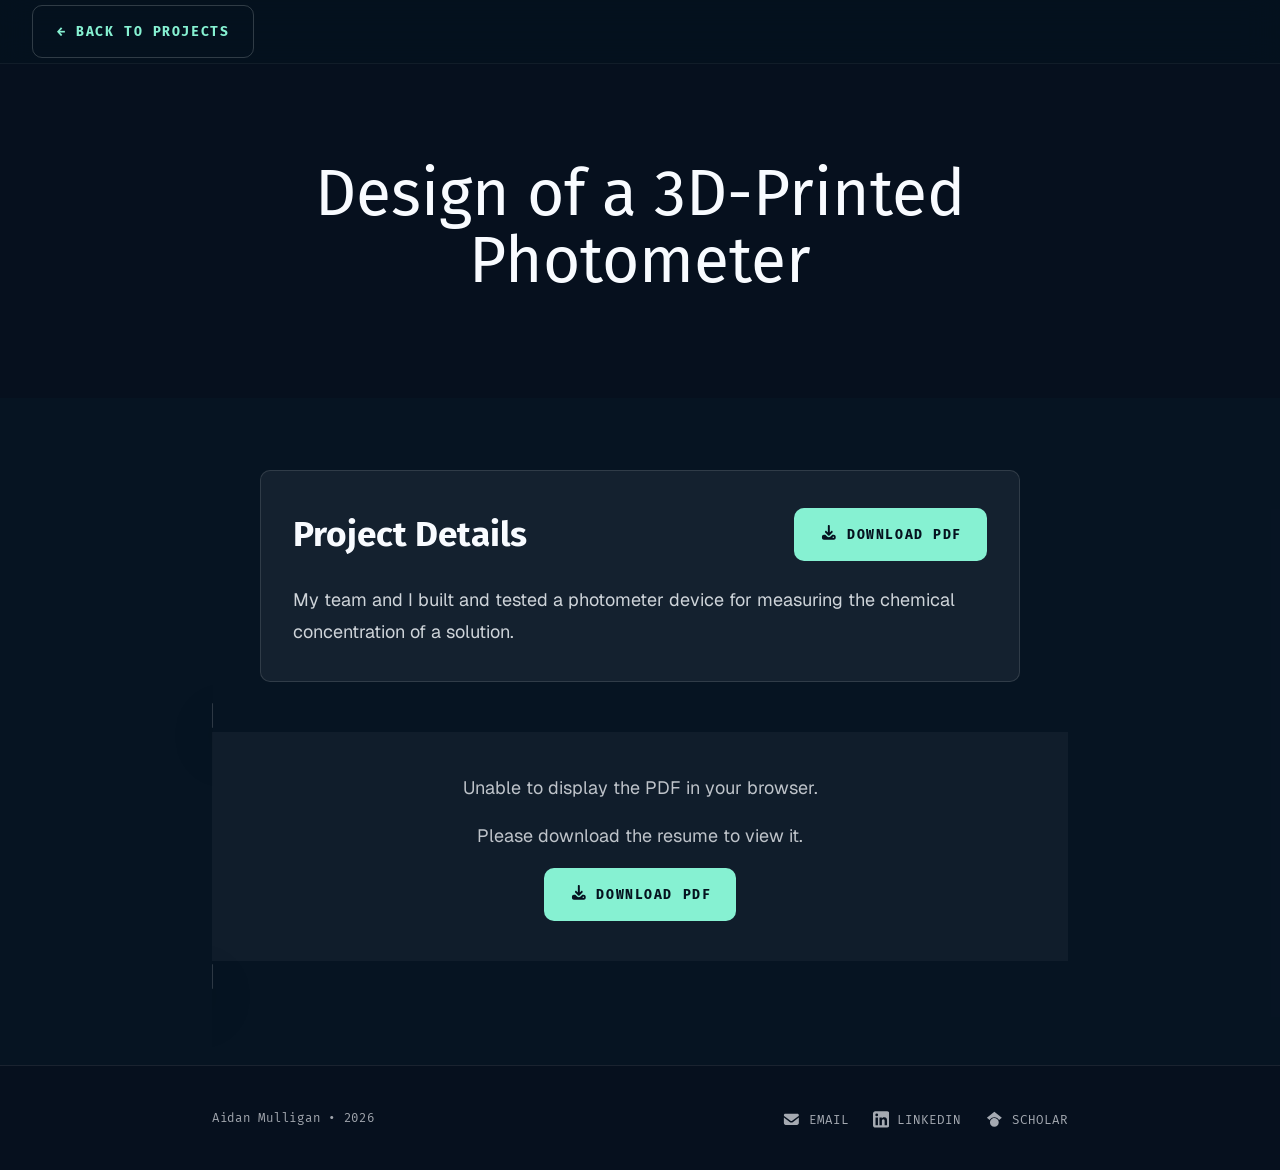
<file: project-spectrometer.html>
<!doctype html>
<html lang="en">
  <head>
    <meta charset="UTF-8" />
    <meta name="viewport" content="width=device-width, initial-scale=1.0" />
    <title>Aidan Mulligan • Projects</title>
    <link rel="icon" type="image/x-icon" href="favicon_io/favicon.ico" />
    <link rel="stylesheet" href="style.css" />
  </head>
  <body>
    <nav>
      <div class="nav-inner nav-simple">
        <a href="projects.html" class="btn btn-ghost">← Back to Projects</a>
      </div>
    </nav>

    <main>
      <div class="hero hero--projects">
        <div class="container">
          <h1>Design of a 3D-Printed Photometer</h1>
        </div>
      </div>

      <div class="section-alt">
        <div class="container">
          <div class="project-detail-card">
            <h2 class="project-title">
              Project Details
              <a
                href="Photometer Evaluation.pdf"
                download="Photometer Evaluation.pdf"
                class="btn-download"
              >
                <svg
                  xmlns="http://www.w3.org/2000/svg"
                  viewBox="0 0 640 640"
                  aria-hidden="true"
                  focusable="false"
                >
                  <path
                    opacity="1"
                    fill="currentColor"
                    d="M352 96C352 78.3 337.7 64 320 64C302.3 64 288 78.3 288 96L288 306.7L246.6 265.3C234.1 252.8 213.8 252.8 201.3 265.3C188.8 277.8 188.8 298.1 201.3 310.6L297.3 406.6C309.8 419.1 330.1 419.1 342.6 406.6L438.6 310.6C451.1 298.1 451.1 277.8 438.6 265.3C426.1 252.8 405.8 252.8 393.3 265.3L352 306.7L352 96zM160 384C124.7 384 96 412.7 96 448L96 480C96 515.3 124.7 544 160 544L480 544C515.3 544 544 515.3 544 480L544 448C544 412.7 515.3 384 480 384L433.1 384L376.5 440.6C345.3 471.8 294.6 471.8 263.4 440.6L206.9 384L160 384zM464 440C477.3 440 488 450.7 488 464C488 477.3 477.3 488 464 488C450.7 488 440 477.3 440 464C440 450.7 450.7 440 464 440z"
                  /></svg
                >Download PDF
              </a>
            </h2>
            <p>
              My team and I built and tested a photometer device for measuring the chemical concentration of a solution.
            </p>
          </div>

          <!-- PDF Viewer -->
          <object
            data="Photometer Evaluation.pdf"
            type="application/pdf"
            class="pdf-viewer"
          >
            <div class="pdf-fallback">
              <p>Unable to display the PDF in your browser.</p>
              <p>Please download the resume to view it.</p>
              <a
                href="Photometer Evaluation.pdf"
                download="Photometer Evaluation.pdf"
                class="btn-download"
              >
                <svg
                  xmlns="http://www.w3.org/2000/svg"
                  viewBox="0 0 640 640"
                  aria-hidden="true"
                  focusable="false"
                >
                  <path
                    opacity="1"
                    fill="currentColor"
                    d="M352 96C352 78.3 337.7 64 320 64C302.3 64 288 78.3 288 96L288 306.7L246.6 265.3C234.1 252.8 213.8 252.8 201.3 265.3C188.8 277.8 188.8 298.1 201.3 310.6L297.3 406.6C309.8 419.1 330.1 419.1 342.6 406.6L438.6 310.6C451.1 298.1 451.1 277.8 438.6 265.3C426.1 252.8 405.8 252.8 393.3 265.3L352 306.7L352 96zM160 384C124.7 384 96 412.7 96 448L96 480C96 515.3 124.7 544 160 544L480 544C515.3 544 544 515.3 544 480L544 448C544 412.7 515.3 384 480 384L433.1 384L376.5 440.6C345.3 471.8 294.6 471.8 263.4 440.6L206.9 384L160 384zM464 440C477.3 440 488 450.7 488 464C488 477.3 477.3 488 464 488C450.7 488 440 477.3 440 464C440 450.7 450.7 440 464 440z"
                  /></svg
                >Download PDF
              </a>
            </div>
          </object>
        </div>
      </div>
    </main>

    <footer>
      <div class="footer-inner">
        <span class="footer-copy">Aidan Mulligan • 2026</span>
        <ul class="footer-links">
          <li>
            <a href="mailto:aidan.mulligan007@gmail.com">
              <svg
                xmlns="http://www.w3.org/2000/svg"
                viewBox="0 0 640 640"
                aria-hidden="true"
                focusable="false"
              >
                <path
                  opacity="1"
                  fill="currentColor"
                  d="M112 128C85.5 128 64 149.5 64 176C64 191.1 71.1 205.3 83.2 214.4L291.2 370.4C308.3 383.2 331.7 383.2 348.8 370.4L556.8 214.4C568.9 205.3 576 191.1 576 176C576 149.5 554.5 128 528 128L112 128zM64 260L64 448C64 483.3 92.7 512 128 512L512 512C547.3 512 576 483.3 576 448L576 260L377.6 408.8C343.5 434.4 296.5 434.4 262.4 408.8L64 260z"
                />
              </svg>
              Email
            </a>
          </li>
          <li>
            <a
              href="https://www.linkedin.com/in/aidan-mulligan-007c/"
              target="_blank"
            >
              <svg
                xmlns="http://www.w3.org/2000/svg"
                viewBox="0 0 448 512"
                aria-hidden="true"
                focusable="false"
              >
                <path
                  opacity="1"
                  fill="currentColor"
                  d="M64 32C28.7 32 0 60.7 0 96L0 416c0 35.3 28.7 64 64 64l320 0c35.3 0 64-28.7 64-64l0-320c0-35.3-28.7-64-64-64L64 32zm5 170.2l66.5 0 0 213.8-66.5 0 0-213.8zm71.7-67.7a38.5 38.5 0 1 1 -77 0 38.5 38.5 0 1 1 77 0zM317.9 416l0-104c0-24.8-.5-56.7-34.5-56.7-34.6 0-39.9 27-39.9 54.9l0 105.8-66.4 0 0-213.8 63.7 0 0 29.2 .9 0c8.9-16.8 30.6-34.5 62.9-34.5 67.2 0 79.7 44.3 79.7 101.9l0 117.2-66.4 0z"
                />
              </svg>
              LinkedIn
            </a>
          </li>
          <li>
            <a
              href="https://scholar.google.com/citations?user=pVOciisAAAAJ&hl=en"
              target="_blank"
            >
              <svg
                xmlns="http://www.w3.org/2000/svg"
                viewBox="0 0 640 640"
                aria-hidden="true"
                focusable="false"
              >
                <path
                  opacity="1"
                  fill="currentColor"
                  d="M454.9 362.5C454.9 362.5 454.9 362.6 455 362.6C464.2 382 469.4 403.7 469.4 426.6C469.3 509.1 402.5 576 320 576C237.5 576 170.7 509.1 170.7 426.7C170.7 403.8 175.9 382.1 185.1 362.7C186.8 359.1 188.7 355.5 190.7 352C195.1 344.4 200.1 337.3 205.7 330.7C233.1 298.1 274.2 277.4 320.1 277.4C353.7 277.4 384.7 288.5 409.7 307.3C418.8 314.2 427.1 322 434.5 330.8C440.1 337.4 445.1 344.6 449.5 352.1C451.5 355.5 453.3 359.1 455 362.6L454.9 362.5zM481.3 343.7C451.2 285.3 390.3 245.3 320 245.3C249.7 245.3 188.8 285.3 158.7 343.7L64 266.7L320 64L576 266.7L481.3 343.8L481.3 343.7z"
                />
              </svg>
              Scholar
            </a>
          </li>
        </ul>
      </div>
    </footer>
  </body>
</html>
</file>
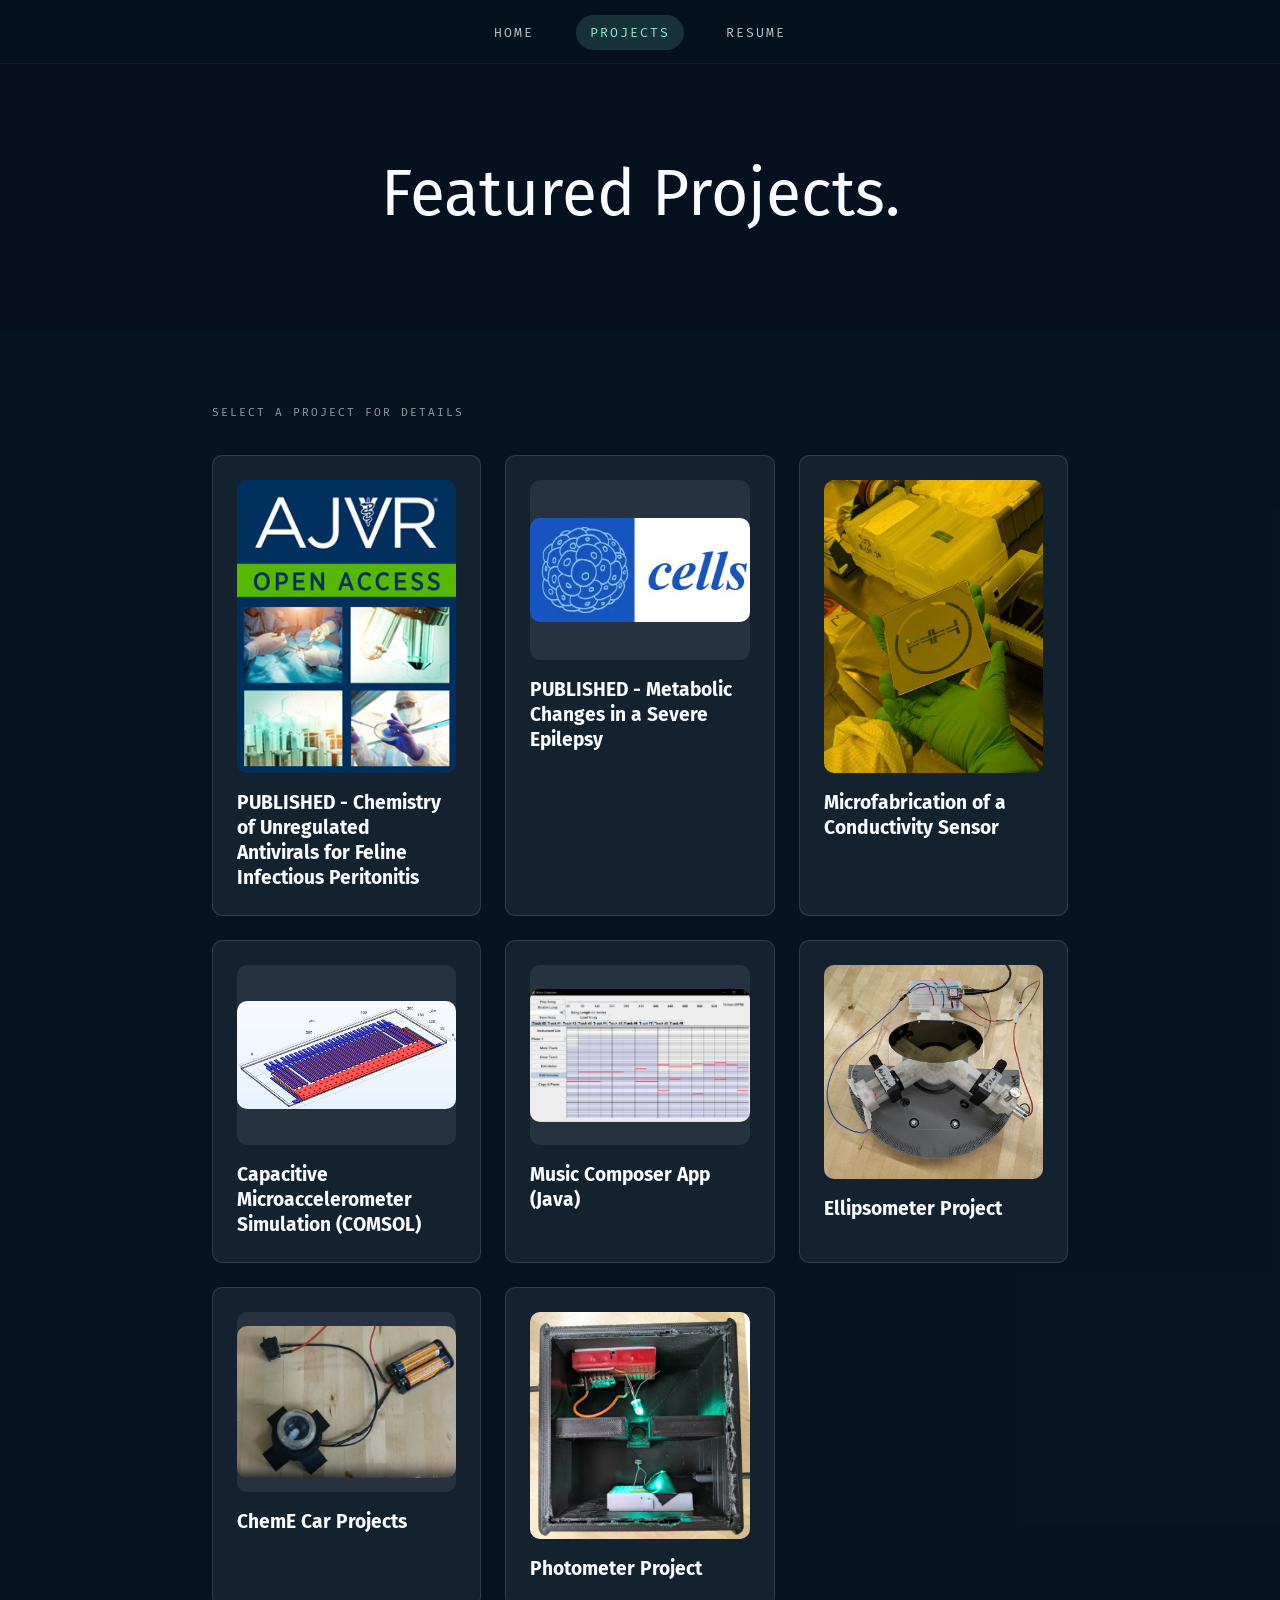
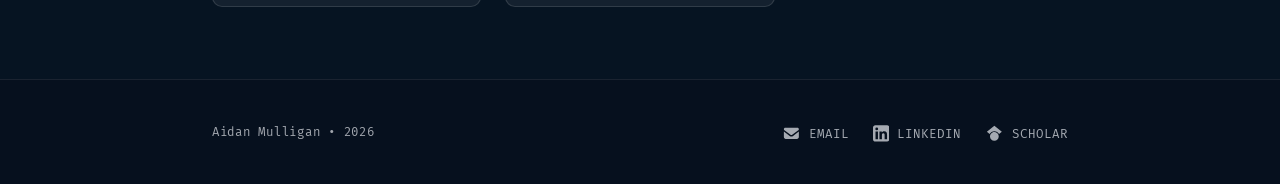
<file: projects.html>
<!DOCTYPE html>
<html lang="en">
<head>
  <meta charset="UTF-8" />
  <meta name="viewport" content="width=device-width, initial-scale=1.0" />
  <title>Aidan Mulligan • Projects</title>
  <link rel="icon" type="image/x-icon" href="favicon_io/favicon.ico">
  <link rel="stylesheet" href="style.css" />
</head>
<body>

  <!-- NAV -->
  <nav>
    <div class="nav-inner">
      <ul class="nav-links">
        <li><a href="index.html">Home</a></li>
        <li><a href="projects.html" class="active">Projects</a></li>
        <li><a href="resume.html">Resume</a></li>
      </ul>
    </div>
  </nav>

  <main>

    <div class="hero hero--projects">
      <div class="container">
        <h1>Featured Projects.</h1>
      </div>
    </div>

    <div class="section-alt">
      <div class="container">
        <p class="section-label">Select a project for details</p>
        <div class="project-grid">
          <a class="project-card" href="https://doi.org/10.2460/ajvr.23.10.0221">
            <div class="project-card__photo"><img src="Images\AJVR-cover.jpg" alt="AJVR Cover"></div>
            <h3>PUBLISHED - Chemistry of Unregulated Antivirals for Feline Infectious Peritonitis</h3>
          </a>
          <a class="project-card" href="https://www.mdpi.com/3659518">
            <div class="project-card__photo"><img src="Images\cells-logo.jpg" alt="Cells logo"></div>
            <h3>PUBLISHED - Metabolic Changes in a Severe Epilepsy</h3>
          </a>
          <a class="project-card" href="project-conductivity-sensor.html">
            <div class="project-card__photo"><img src="Images\photomask.jpg" alt="Photomask Image"></div>
            <h3>Microfabrication of a Conductivity Sensor</h3>
          </a>
          <a class="project-card" href="project-microaccelerometer.html">
            <div class="project-card__photo"><img src="Images\comsolSim.png" alt="COMSOL Simulation Image"></div>
            <h3>Capacitive Microaccelerometer Simulation (COMSOL)</h3>
          </a>
          <a class="project-card" href="project-music-composer.html">
            <div class="project-card__photo"><img src="Images/musicPlayerImage.png" alt="Music Player Image"></div>
            <h3>Music Composer App (Java)</h3>
          </a>
          <a class="project-card" href="project-ellipsometer.html">
            <div class="project-card__photo"><img src="Images\Ellipsometer.jpg" alt="Ellipsometer Image"></div>
            <h3>Ellipsometer Project</h3>
          </a>
          <a class="project-card" href="project-cheme-car.html">
            <div class="project-card__photo"><img src="Images\chemECarStirrer.png" alt="Part Img"></div>
            <h3>ChemE Car Projects</h3>
          </a>
          <a class="project-card" href="project-spectrometer.html">
            <div class="project-card__photo"><img src="Images\photometer.png" alt="Photometer Img"></div>
            <h3>Photometer Project</h3>
          </a>
        </div>
      </div>
    </div>

  </main>

  <!-- FOOTER -->
  <footer>
    <div class="footer-inner">
      <span class="footer-copy">Aidan Mulligan • 2026</span>
      <ul class="footer-links">
        <li>
          <a href="mailto:aidan.mulligan007@gmail.com">
            <svg xmlns="http://www.w3.org/2000/svg" viewBox="0 0 640 640" aria-hidden="true" focusable="false"><path opacity="1" fill="currentColor" d="M112 128C85.5 128 64 149.5 64 176C64 191.1 71.1 205.3 83.2 214.4L291.2 370.4C308.3 383.2 331.7 383.2 348.8 370.4L556.8 214.4C568.9 205.3 576 191.1 576 176C576 149.5 554.5 128 528 128L112 128zM64 260L64 448C64 483.3 92.7 512 128 512L512 512C547.3 512 576 483.3 576 448L576 260L377.6 408.8C343.5 434.4 296.5 434.4 262.4 408.8L64 260z"/></svg>
            Email
          </a>
        </li>
        <li>
          <a href="https://www.linkedin.com/in/aidan-mulligan-007c/" target="_blank">
            <svg xmlns="http://www.w3.org/2000/svg" viewBox="0 0 448 512" aria-hidden="true" focusable="false"><path opacity="1" fill="currentColor" d="M64 32C28.7 32 0 60.7 0 96L0 416c0 35.3 28.7 64 64 64l320 0c35.3 0 64-28.7 64-64l0-320c0-35.3-28.7-64-64-64L64 32zm5 170.2l66.5 0 0 213.8-66.5 0 0-213.8zm71.7-67.7a38.5 38.5 0 1 1 -77 0 38.5 38.5 0 1 1 77 0zM317.9 416l0-104c0-24.8-.5-56.7-34.5-56.7-34.6 0-39.9 27-39.9 54.9l0 105.8-66.4 0 0-213.8 63.7 0 0 29.2 .9 0c8.9-16.8 30.6-34.5 62.9-34.5 67.2 0 79.7 44.3 79.7 101.9l0 117.2-66.4 0z"/></svg>
            LinkedIn
          </a>
        </li>
        <li>
          <a href="https://scholar.google.com/citations?user=pVOciisAAAAJ&hl=en" target="_blank">
            <svg xmlns="http://www.w3.org/2000/svg" viewBox="0 0 640 640" aria-hidden="true" focusable="false"><path opacity="1" fill="currentColor" d="M454.9 362.5C454.9 362.5 454.9 362.6 455 362.6C464.2 382 469.4 403.7 469.4 426.6C469.3 509.1 402.5 576 320 576C237.5 576 170.7 509.1 170.7 426.7C170.7 403.8 175.9 382.1 185.1 362.7C186.8 359.1 188.7 355.5 190.7 352C195.1 344.4 200.1 337.3 205.7 330.7C233.1 298.1 274.2 277.4 320.1 277.4C353.7 277.4 384.7 288.5 409.7 307.3C418.8 314.2 427.1 322 434.5 330.8C440.1 337.4 445.1 344.6 449.5 352.1C451.5 355.5 453.3 359.1 455 362.6L454.9 362.5zM481.3 343.7C451.2 285.3 390.3 245.3 320 245.3C249.7 245.3 188.8 285.3 158.7 343.7L64 266.7L320 64L576 266.7L481.3 343.8L481.3 343.7z"/></svg>
            Scholar
          </a>
        </li>
      </ul>
    </div>
  </footer>

</body>
</html>
</file>
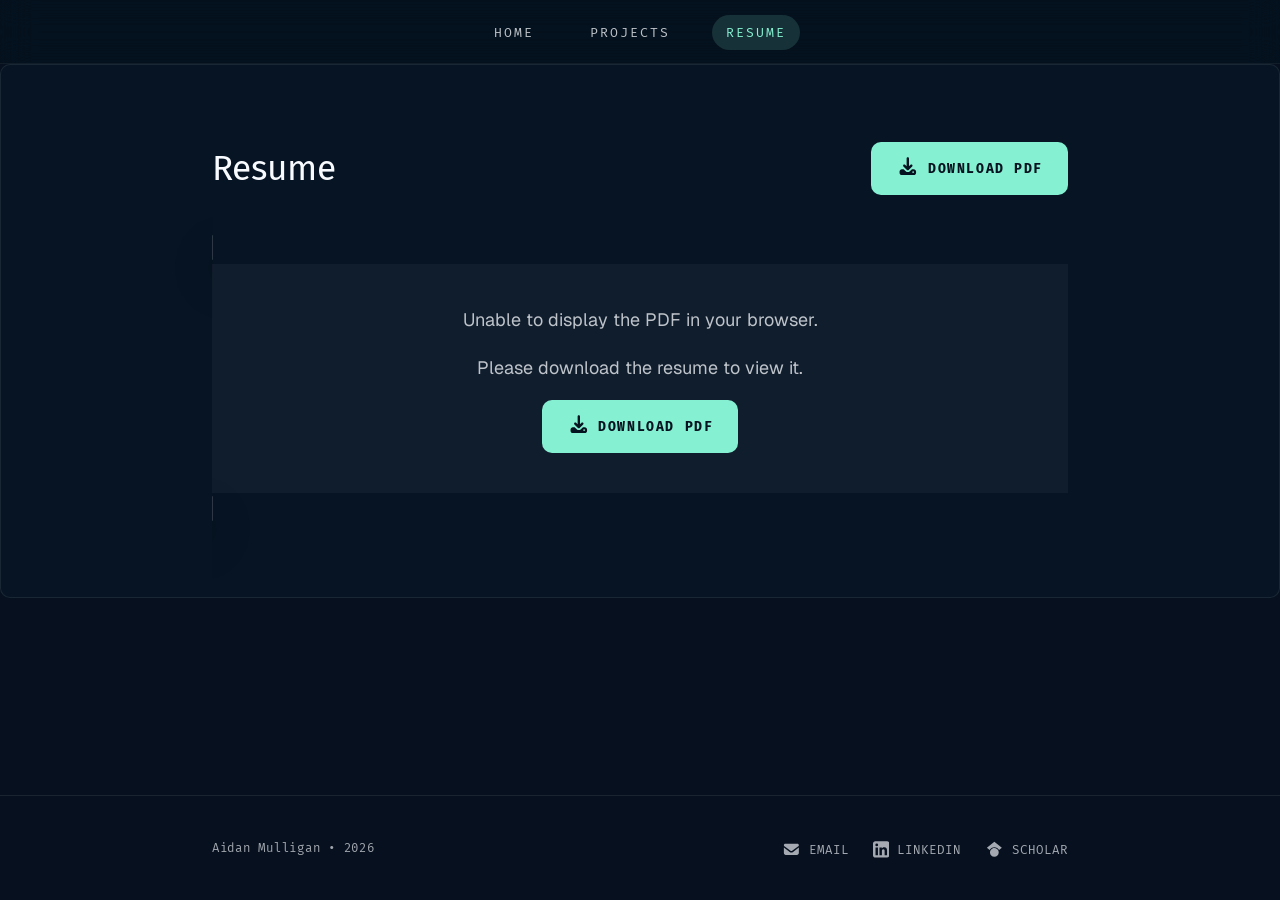
<file: resume.html>
<!DOCTYPE html>
<html lang="en">
<head>
  <meta charset="UTF-8" />
  <meta name="viewport" content="width=device-width, initial-scale=1.0" />
  <title>Aidan Mulligan • Resume</title>
  <link rel="icon" type="image/x-icon" href="favicon_io/favicon.ico">
  <link rel="stylesheet" href="style.css" />
</head>
<body>

  <!-- NAV -->
  <nav>
    <div class="nav-inner">
      <ul class="nav-links">
        <li><a href="index.html">Home</a></li>
        <li><a href="projects.html">Projects</a></li>
        <li><a href="resume.html" class="active">Resume</a></li>
      </ul>
    </div>
  </nav>

  <main>
    <div class="resume-container">
      <div class="container">
        <div class="resume-header">
          <h1>Resume</h1>
          <div class="resume-actions">
            <a href="Resume.pdf" download="Aidan_Mulligan_Resume.pdf" class="btn-download">
              <svg xmlns="http://www.w3.org/2000/svg" viewBox="0 0 640 640" aria-hidden="true" focusable="false"><path opacity="1" fill="currentColor" d="M352 96C352 78.3 337.7 64 320 64C302.3 64 288 78.3 288 96L288 306.7L246.6 265.3C234.1 252.8 213.8 252.8 201.3 265.3C188.8 277.8 188.8 298.1 201.3 310.6L297.3 406.6C309.8 419.1 330.1 419.1 342.6 406.6L438.6 310.6C451.1 298.1 451.1 277.8 438.6 265.3C426.1 252.8 405.8 252.8 393.3 265.3L352 306.7L352 96zM160 384C124.7 384 96 412.7 96 448L96 480C96 515.3 124.7 544 160 544L480 544C515.3 544 544 515.3 544 480L544 448C544 412.7 515.3 384 480 384L433.1 384L376.5 440.6C345.3 471.8 294.6 471.8 263.4 440.6L206.9 384L160 384zM464 440C477.3 440 488 450.7 488 464C488 477.3 477.3 488 464 488C450.7 488 440 477.3 440 464C440 450.7 450.7 440 464 440z"/>
              </svg>Download PDF
            </a>
          </div>
        </div>

        <!-- PDF Viewer -->
        <object data="Resume.pdf" type="application/pdf" class="pdf-viewer">
          <div class="pdf-fallback">
            <p>Unable to display the PDF in your browser.</p>
            <p>Please download the resume to view it.</p>
            <a href="Resume.pdf" download="Aidan_Mulligan_Resume.pdf" class="btn-download">
              <svg xmlns="http://www.w3.org/2000/svg" viewBox="0 0 640 640" aria-hidden="true" focusable="false"><path opacity="1" fill="currentColor" d="M352 96C352 78.3 337.7 64 320 64C302.3 64 288 78.3 288 96L288 306.7L246.6 265.3C234.1 252.8 213.8 252.8 201.3 265.3C188.8 277.8 188.8 298.1 201.3 310.6L297.3 406.6C309.8 419.1 330.1 419.1 342.6 406.6L438.6 310.6C451.1 298.1 451.1 277.8 438.6 265.3C426.1 252.8 405.8 252.8 393.3 265.3L352 306.7L352 96zM160 384C124.7 384 96 412.7 96 448L96 480C96 515.3 124.7 544 160 544L480 544C515.3 544 544 515.3 544 480L544 448C544 412.7 515.3 384 480 384L433.1 384L376.5 440.6C345.3 471.8 294.6 471.8 263.4 440.6L206.9 384L160 384zM464 440C477.3 440 488 450.7 488 464C488 477.3 477.3 488 464 488C450.7 488 440 477.3 440 464C440 450.7 450.7 440 464 440z"/>
              </svg>Download PDF
            </a>
          </div>
        </object>
      </div>
    </div>
  </main>

  <!-- FOOTER -->
  <footer>
    <div class="footer-inner">
      <span class="footer-copy">Aidan Mulligan • 2026</span>
      <ul class="footer-links">
        <li>
          <a href="mailto:aidan.mulligan007@gmail.com">
            <svg xmlns="http://www.w3.org/2000/svg" viewBox="0 0 640 640" aria-hidden="true" focusable="false"><path opacity="1" fill="currentColor" d="M112 128C85.5 128 64 149.5 64 176C64 191.1 71.1 205.3 83.2 214.4L291.2 370.4C308.3 383.2 331.7 383.2 348.8 370.4L556.8 214.4C568.9 205.3 576 191.1 576 176C576 149.5 554.5 128 528 128L112 128zM64 260L64 448C64 483.3 92.7 512 128 512L512 512C547.3 512 576 483.3 576 448L576 260L377.6 408.8C343.5 434.4 296.5 434.4 262.4 408.8L64 260z"/></svg>
            Email
          </a>
        </li>
        <li>
          <a href="https://www.linkedin.com/in/aidan-mulligan-007c/" target="_blank">
            <svg xmlns="http://www.w3.org/2000/svg" viewBox="0 0 448 512" aria-hidden="true" focusable="false"><path opacity="1" fill="currentColor" d="M64 32C28.7 32 0 60.7 0 96L0 416c0 35.3 28.7 64 64 64l320 0c35.3 0 64-28.7 64-64l0-320c0-35.3-28.7-64-64-64L64 32zm5 170.2l66.5 0 0 213.8-66.5 0 0-213.8zm71.7-67.7a38.5 38.5 0 1 1 -77 0 38.5 38.5 0 1 1 77 0zM317.9 416l0-104c0-24.8-.5-56.7-34.5-56.7-34.6 0-39.9 27-39.9 54.9l0 105.8-66.4 0 0-213.8 63.7 0 0 29.2 .9 0c8.9-16.8 30.6-34.5 62.9-34.5 67.2 0 79.7 44.3 79.7 101.9l0 117.2-66.4 0z"/></svg>
            LinkedIn
          </a>
        </li>
        <li>
          <a href="https://scholar.google.com/citations?user=pVOciisAAAAJ&hl=en" target="_blank">
            <svg xmlns="http://www.w3.org/2000/svg" viewBox="0 0 640 640" aria-hidden="true" focusable="false"><path opacity="1" fill="currentColor" d="M454.9 362.5C454.9 362.5 454.9 362.6 455 362.6C464.2 382 469.4 403.7 469.4 426.6C469.3 509.1 402.5 576 320 576C237.5 576 170.7 509.1 170.7 426.7C170.7 403.8 175.9 382.1 185.1 362.7C186.8 359.1 188.7 355.5 190.7 352C195.1 344.4 200.1 337.3 205.7 330.7C233.1 298.1 274.2 277.4 320.1 277.4C353.7 277.4 384.7 288.5 409.7 307.3C418.8 314.2 427.1 322 434.5 330.8C440.1 337.4 445.1 344.6 449.5 352.1C451.5 355.5 453.3 359.1 455 362.6L454.9 362.5zM481.3 343.7C451.2 285.3 390.3 245.3 320 245.3C249.7 245.3 188.8 285.3 158.7 343.7L64 266.7L320 64L576 266.7L481.3 343.8L481.3 343.7z"/></svg>
            Scholar
          </a>
        </li>
      </ul>
    </div>
  </footer>

</body>
</html>
</file>
<file: style.css>
/* ============================================
   SIMPLIFIED PERSONAL WEBSITE STYLES
   ============================================ */

@import url('https://fonts.googleapis.com/css2?family=Instrument+Serif:ital@0;1&family=Geist+Mono:wght@300;400;500&family=Geist:wght@300;400;500&display=swap');
@import url('https://fonts.googleapis.com/css2?family=Fira+Sans:ital,wght@0,100;0,200;0,300;0,400;0,500;0,600;0,700;0,800;0,900;1,100;1,200;1,300;1,400;1,500;1,600;1,700;1,800;1,900&display=swap');
@import url('https://fonts.googleapis.com/css2?family=Carrois+Gothic+SC&family=Fira+Sans:ital,wght@0,100;0,200;0,300;0,400;0,500;0,600;0,700;0,800;0,900;1,100;1,200;1,300;1,400;1,500;1,600;1,700;1,800;1,900&display=swap');
@import url('https://fonts.googleapis.com/css2?family=Carrois+Gothic+SC&family=Fira+Mono:wght@400;500;700&family=Fira+Sans:ital,wght@0,100;0,200;0,300;0,400;0,500;0,600;0,700;0,800;0,900;1,100;1,200;1,300;1,400;1,500;1,600;1,700;1,800;1,900&display=swap');

/* Variables */
:root {
  --bg: #05121f;
  --bg-light: #f8fbff;
  --text: #f8fbff;
  --accent: #86f1d2;
  --border: rgba(255,255,255,0.08);
  --text-dark: #0f172a;
  --font-display: 'Fira Sans', Fira Sans, sans-serif;
  --font-body: 'Geist', system-ui, sans-serif;
  --font-mono: 'Fira Mono', monospace;
  --max-width: 920px;
  --nav-height: 64px;
  --radius: 10px;
  --transition: 0.22s ease;
}

/* Reset */
*, *::before, *::after { box-sizing: border-box; margin: 0; padding: 0; }
html { scroll-behavior: smooth; }

/* Base */
body {
  min-height: 100vh;
  display: flex;
  flex-direction: column;
  font-family: var(--font-body);
  font-size: 18px;
  line-height: 1.78;
  color: var(--text);
  background: #06101e;
  background-attachment: fixed;
  animation: shift 28s ease-in-out infinite;
  -webkit-font-smoothing: antialiased;
}

@keyframes shift {
  0%, 100% { background-position: 0% 0%, 100% 30%, 50% 50%; }
  50% { background-position: 8% 4%, 92% 26%, 50% 56%; }
}

main {
  flex: 1;
  display: flex;
  flex-direction: column;
}
a { color: var(--accent); text-decoration: none; transition: opacity var(--transition); }
a:hover { opacity: 0.86; }
.container { max-width: var(--max-width); margin: 0 auto; padding: 0 32px; }

/* Navigation */
nav {
  position: sticky;
  top: 0;
  z-index: 100;
  height: var(--nav-height);
  display: flex;
  align-items: center;
  background: rgba(5, 18, 31, 0.9);
  border-bottom: 1px solid rgba(255,255,255,0.05);
  backdrop-filter: blur(16px);
}

.nav-inner {
  width: 100%;
  margin: 0 auto;
  padding: 0 32px;
  display: flex;
  align-items: center;
  justify-content: center;
}

.nav-inner.nav-simple {
  justify-content: flex-start;
}

.nav-links {
  display: flex;
  gap: 28px;
  list-style: none;
}

.nav-links a {
  font-family: var(--font-mono);
  font-size: 0.82rem;
  letter-spacing: 0.15em;
  text-transform: uppercase;
  color: rgba(248, 251, 255, 0.76);
  padding: 10px 14px;
  border-radius: 999px;
  transition: background var(--transition), color var(--transition);
}

.nav-links a:hover {
  color: var(--accent);
  background: rgba(134, 241, 210, 0.08);
}

.nav-links a.active {
  color: var(--accent);
  background: rgba(134, 241, 210, 0.14);
}

/* Sections */
.section {
  padding: 72px 0;
  background: var(--bg-light);
  color: var(--text-dark);
}

.section-alt {
  padding: 72px 0;
  background: rgba(7, 24, 39, 0.5);
  color: var(--text);
}

.section-label {
  font-family: var(--font-mono);
  font-size: 0.7rem;
  letter-spacing: 0.18em;
  text-transform: uppercase;
  color: rgba(248, 251, 255, 0.6);
  margin-bottom: 30px;
}

.section .section-label { color: rgba(15, 23, 42, 0.45); }

.project-grid {
  display: grid;
  grid-template-columns: repeat(auto-fit, minmax(240px, 1fr));
  gap: 24px;
  margin-top: 32px;
}

.project-card {
  background: rgba(255,255,255,0.06);
  border: 1px solid rgba(255,255,255,0.12);
  border-radius: var(--radius);
  padding: 24px;
  display: flex;
  flex-direction: column;
  gap: 18px;
  text-decoration: none;
  color: inherit;
  transition: transform var(--transition), border-color var(--transition), box-shadow var(--transition), background var(--transition);
}

.project-card img {
  size: 100%;
  width: 100%;
  border-radius: var(--radius);
}

.project-card:hover {
  transform: translateY(-6px) scale(1.02);
  border-color: rgba(134,241,210,0.25);
  box-shadow: 0 20px 40px rgba(0, 0, 0, 0.16);
  background: rgba(134,241,210,0.08);
}

.project-card__photo {
  min-height: 180px;
  border-radius: var(--radius);
  background: rgba(255,255,255,0.08);
  /*border: 1px dashed rgba(248, 251, 255, 0.22);*/
  display: grid;
  place-items: center;
  color: rgba(248, 251, 255, 0.6);
  text-transform: uppercase;
  font-family: var(--font-mono);
  letter-spacing: 0.12em;
}

.project-card:hover .project-card__photo {
  border-color: rgba(134,241,210,0.4);
}

.project-card h3 {
  font-family: var(--font-display);
  font-size: 1.2rem;
  line-height: 1.3;
  margin: 0;
  color: var(--text);
}

/* Hero */
.hero {
  flex: 1;
  display: flex;
  flex-direction: column;
  align-items: center;
  justify-content: center;
  text-align: center;
  padding: 0;
}

.hero--projects {
  padding: 6rem 0 5rem;
  min-height: 6rem;
}

.hero h1 {
  font-family: var(--font-display);
  font-size: clamp(3rem, 5vw, 4.4rem);
  font-weight: 400;
  line-height: 1.05;
  color: var(--text);
  max-width: 680px;
  margin: 0 auto 24px;
}

.hero h1 em { font-style: italic; color: var(--accent); }

.hero .hero-body {
  font-size: 1.05rem;
  max-width: 560px;
  line-height: 1.8;
  color: rgba(248, 251, 255, 0.84);
  margin: 0 auto 18px;
}

.cta-row {
  display: flex;
  gap: 14px;
  flex-wrap: wrap;
  margin-top: 32px;
  justify-content: center;
}

/* Buttons */
.btn {
  display: inline-flex;
  align-items: center;
  justify-content: center;
  gap: 8px;
  padding: 14px 24px;
  border-radius: var(--radius);
  font-family: var(--font-mono);
  font-size: 0.82rem;
  letter-spacing: 0.12em;
  text-transform: uppercase;
  font-weight: 600;
  cursor: pointer;
  border: 1px solid transparent;
  transition: all var(--transition);
}

.btn-primary {
  background: var(--accent);
  color: var(--bg);
}

.btn-primary:hover { background: #6ae4c2; }

.btn-ghost {
  background: transparent;
  color: var(--accent);
  border-color: rgba(248, 251, 255, 0.18);
}

.btn-ghost:hover { background: rgba(248, 251, 255, 0.06); }

.btn-download {
  display: inline-flex;
  align-items: center;
  justify-content: center;
  gap: 8px;
  padding: 14px 24px;
  border-radius: var(--radius);
  font-family: var(--font-mono);
  font-size: 0.82rem;
  letter-spacing: 0.12em;
  text-transform: uppercase;
  font-weight: 600;
  cursor: pointer;
  border: 1px solid transparent;
  transition: all var(--transition);
  background: var(--accent);
  color: var(--bg);
  border-color: transparent;
}


.btn-download svg{
  height: 1.5em;
  display: inline-block;
  vertical-align: middle;
  margin-right: 0.0ch;
  position: relative;
  top: -0.12em;
}

.btn-download:hover {
  background: #6ae4c2;
}

/* Code */
pre {
  font-family: var(--font-mono);
  background: rgba(255,255,255,0.04);
  padding: 20px;
  border-radius: var(--radius);
  overflow-x: auto;
  border: 1px solid var(--border);
}

.code-block { font-size: 0.95rem; line-height: 1.6; }

.output-box {
  min-height: 120px;
  background: rgba(255,255,255,0.04);
  border: 1px solid var(--border);
  border-radius: var(--radius);
  padding: 18px;
  color: rgba(248, 251, 255, 0.9);
  overflow-wrap: break-word;
  white-space: pre-wrap;
}

.code-demo {
  display: grid;
  gap: 14px;
  max-width: 720px;
  margin-top: 22px;
}

.code-demo input {
  width: 100%;
  border-radius: var(--radius);
  border: 1px solid rgba(255,255,255,0.14);
  background: rgba(255,255,255,0.05);
  color: var(--text);
  padding: 14px 16px;
  font-family: var(--font-mono);
  font-size: 0.96rem;
}

.code-demo button { width: fit-content; }

.simple-copy {
  max-width: 680px;
  font-size: 1rem;
  line-height: 1.8;
  color: inherit;
  margin-bottom: 28px;
}

/* Footer */
footer {
  border-top: 1px solid var(--border);
  padding: 36px 0;
}

.footer-inner {
  max-width: var(--max-width);
  margin: 0 auto;
  padding: 0 32px;
  display: flex;
  align-items: center;
  justify-content: space-between;
  flex-wrap: wrap;
  gap: 16px;
}

.footer-copy {
  font-family: var(--font-mono);
  font-size: 0.78rem;
  letter-spacing: 0.06em;
  color: rgba(248, 251, 255, 0.64);
}

.footer-links {
  display: flex;
  gap: 24px;
  list-style: none;
  flex-wrap: wrap;
}

.footer-links a {
  font-family: var(--font-mono);
  font-size: 0.78rem;
  letter-spacing: 0.08em;
  text-transform: uppercase;
  color: rgba(248, 251, 255, 0.66);
}

.footer-links a:hover { color: var(--accent); }

/* Footer icon alignment */
.footer-links a svg {
  height: 1.5em;
  display: inline-block;
  vertical-align: middle;
  margin-right: 0.0ch;
  position: relative;
  top: -0.12em;
}

.project-detail-card {
  background: rgba(255,255,255,0.06);
  border: 1px solid rgba(255,255,255,0.12);
  border-radius: var(--radius);
  padding: 32px;
  max-width: 760px;
  margin: 0 auto 18px;
}

.project-detail-card img{
  size: 100%;
  width: 100%;
  border-radius: var(--radius);
}

.project-detail-card h2 {
  font-family: var(--font-display);
  font-size: clamp(1.8rem, 3vw, 2.2rem);
  margin: 0 0 18px;
  color: var(--text);
}

.project-detail-card p {
  color: rgba(248, 251, 255, 0.82);
  line-height: 1.8;
}

/* Resume */
.resume-container {
  padding: 72px 0;
  background: rgba(7, 24, 39, 0.65);
  border: 1px solid rgba(255, 255, 255, 0.08);
  border-radius: var(--radius);
  color: var(--text);
}

/* Footer icon alignment */
.resume-container a svg {
  height: 1.8em;
  display: inline-block;
  vertical-align: middle;
  margin-right: 0.0ch;
  position: relative;
  top: -0.12em;
}

.resume-header {
  display: flex;
  justify-content: space-between;
  align-items: center;
  margin-bottom: 32px;
  flex-wrap: wrap;
  gap: 16px;
}

.resume-header h1 {
  font-family: var(--font-display);
  font-size: 2.2rem;
  font-weight: 400;
  color: var(--text);
  margin: 0;
}

.resume-actions { display: flex; gap: 12px; flex-wrap: wrap; }

.pdf-viewer {
  width: 100%;
  height: 800px;
  border-radius: var(--radius);
  border: 1px solid rgba(255, 255, 255, 0.12);
  overflow: hidden;
  background: rgba(255,255,255,0.04);
  box-shadow: 0 20px 45px rgba(0, 0, 0, 0.17);
}

.pdf-fallback {
  display: flex;
  flex-direction: column;
  align-items: center;
  justify-content: center;
  height: 100%;
  background: rgba(255,255,255,0.04);
  color: var(--text);
  padding: 40px;
  text-align: center;
}

.pdf-fallback p { margin-bottom: 16px; color: rgba(248, 251, 255, 0.75); }

/* Media */
@media (max-width: 760px) {
  .container, .nav-inner, .footer-inner { padding: 0 1.25rem; }
  .nav-links { gap: 1rem; }
  .hero { padding: 4rem 0 3.5rem; }
  .hero--projects { padding: 5rem 0 4rem; }
  .section, .section-alt { padding: 4rem 0; }
  .resume-header { flex-direction: column; align-items: flex-start; }
  .resume-header h1 { font-size: 1.8rem; }
  .pdf-viewer { height: 38rem; }
}


/* Projects */
.project-title {
  display: flex;
  justify-content: space-between; /* pushes button to the right */
  align-items: center;
}
</file>
